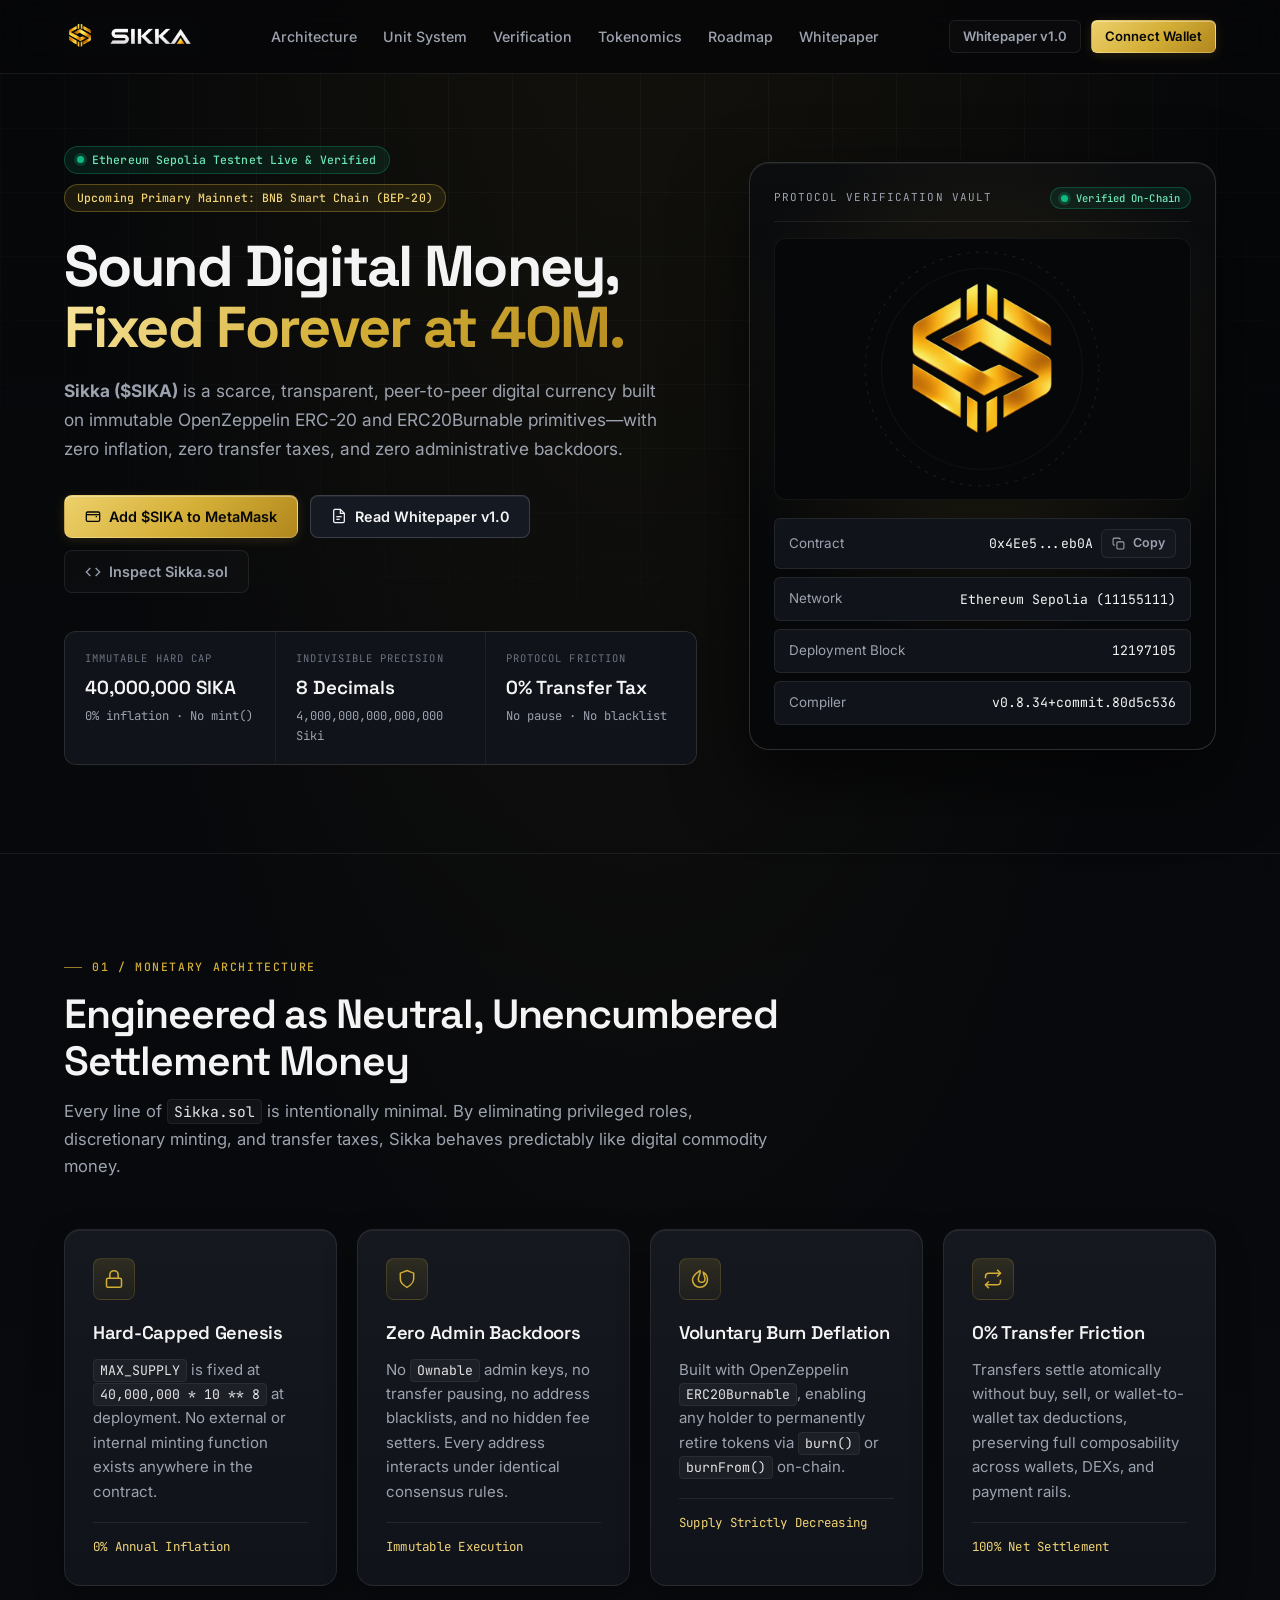
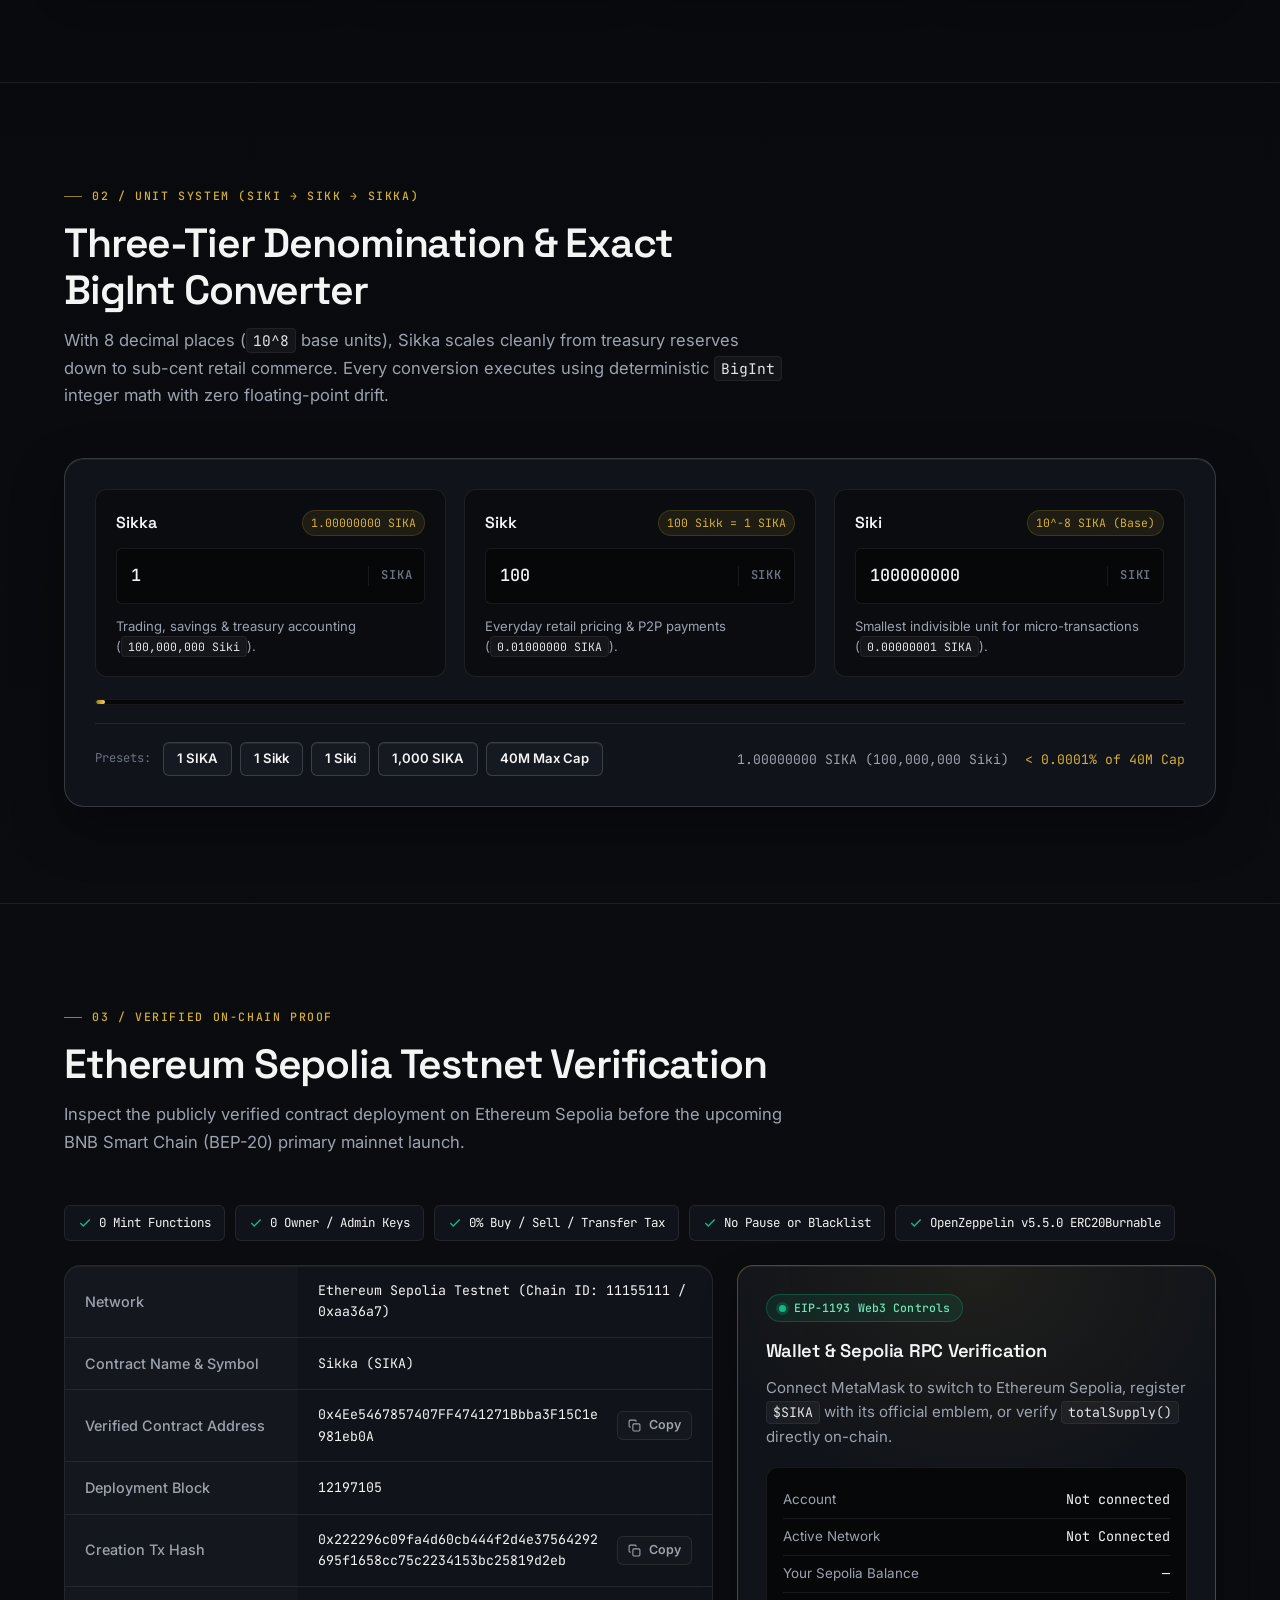
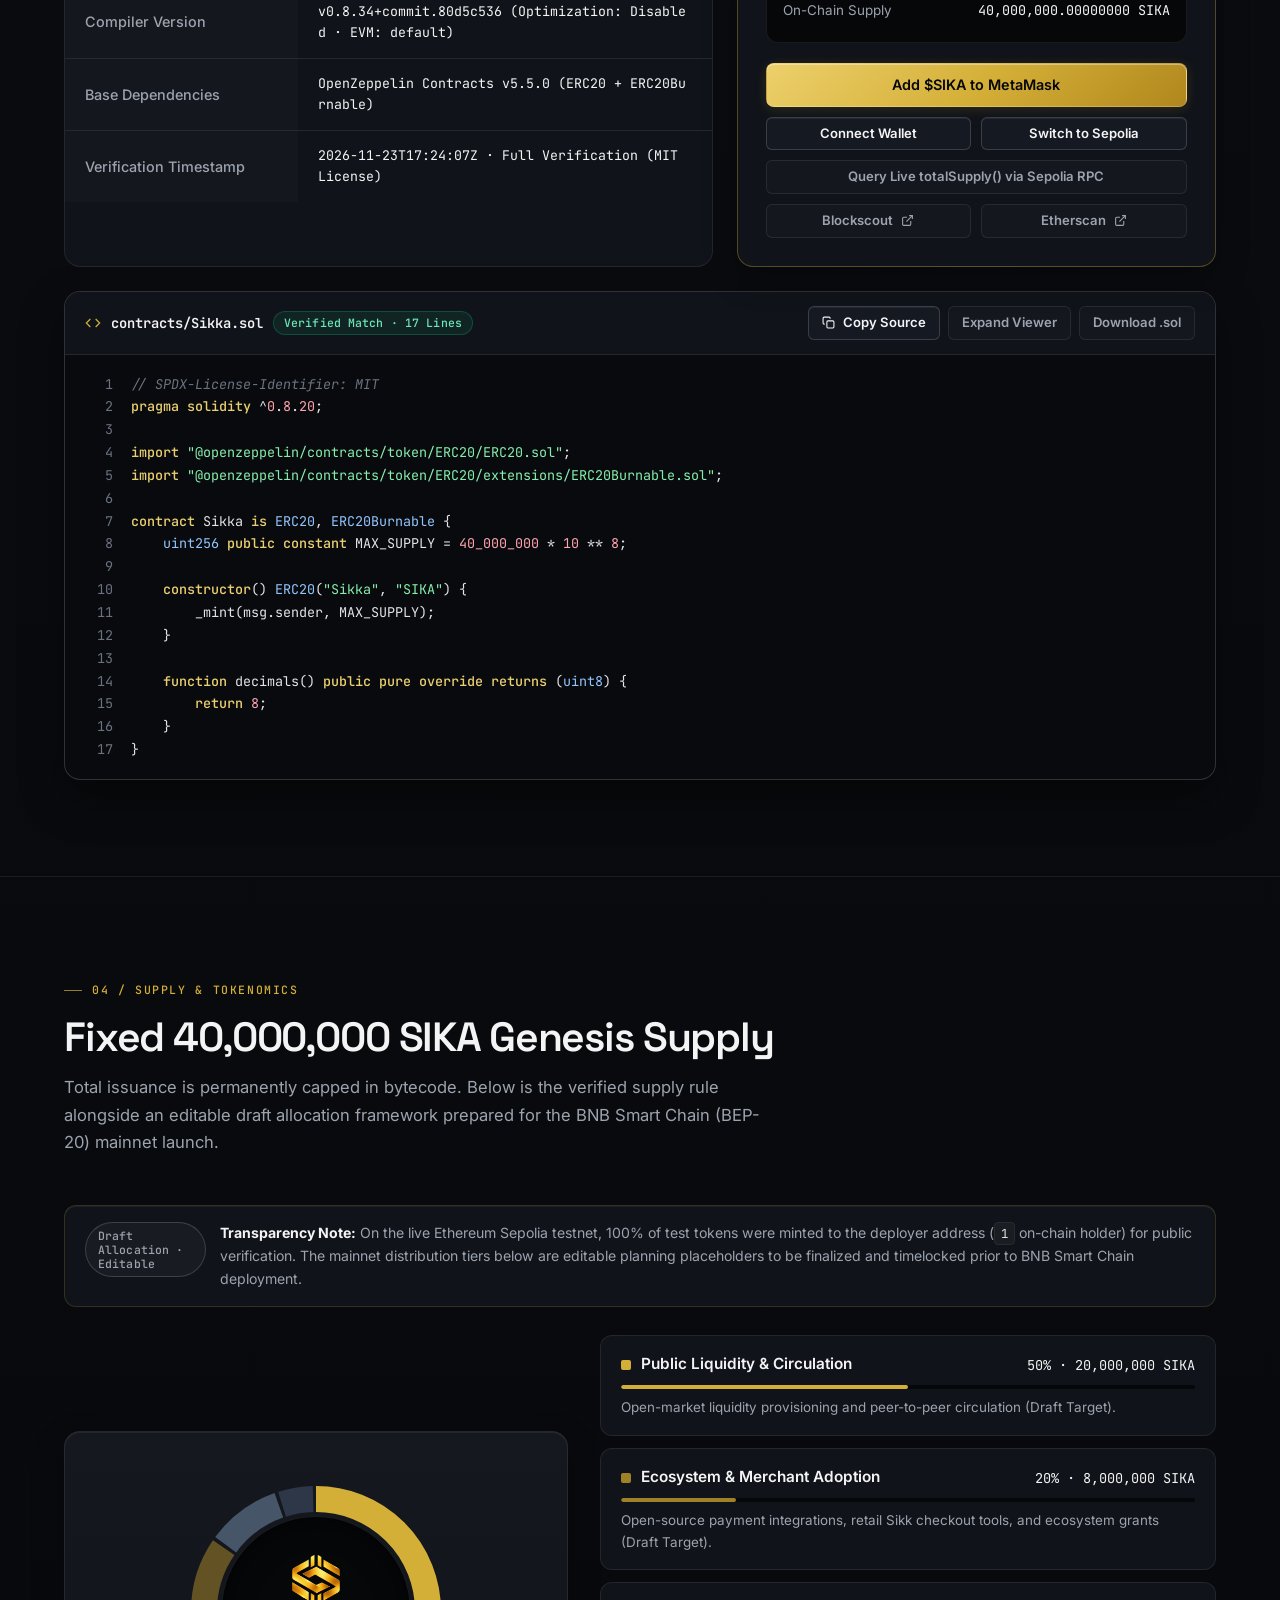
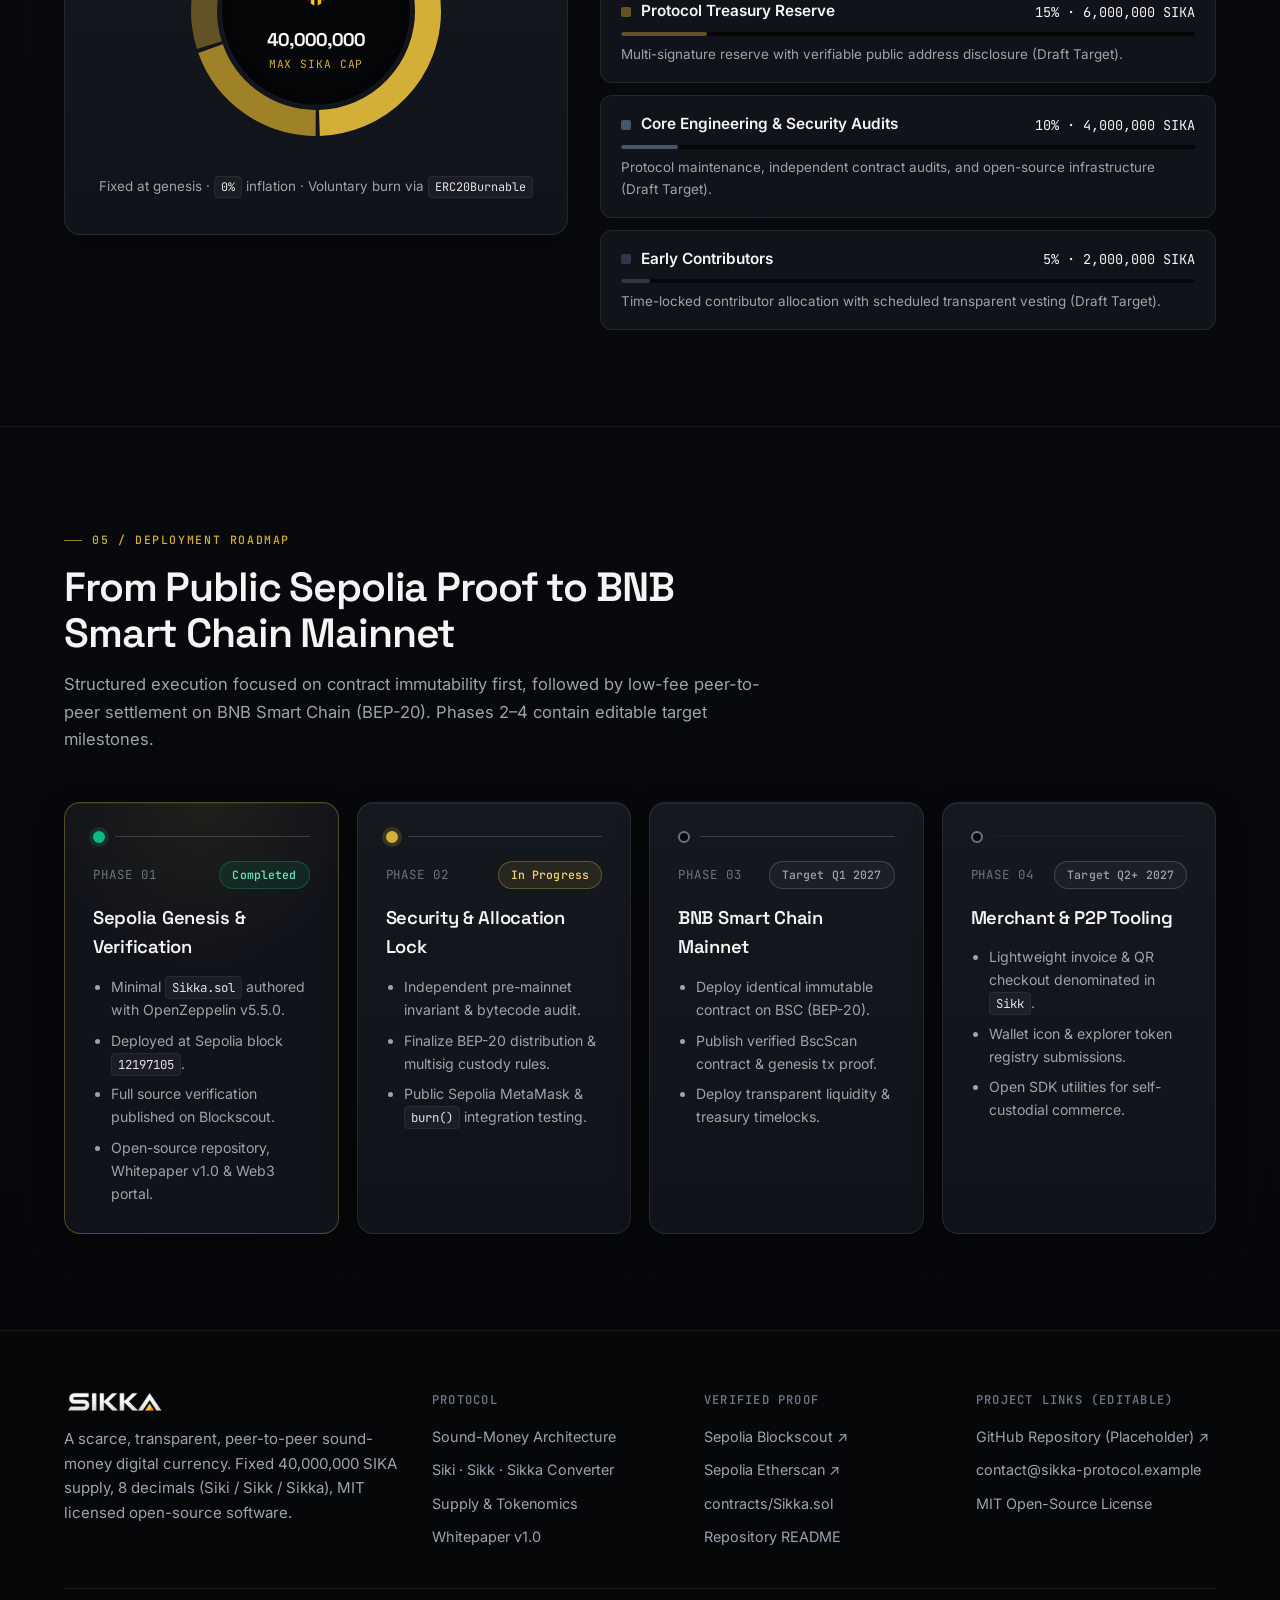
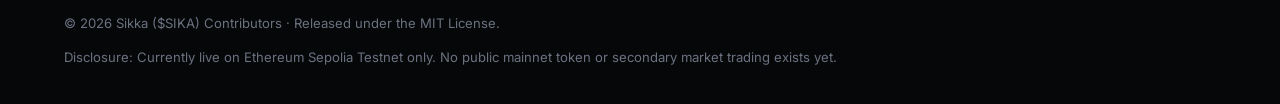
<file: index.html>
<!DOCTYPE html>
<html lang="en">
<head>
  <meta charset="UTF-8" />
  <meta name="viewport" content="width=device-width, initial-scale=1.0" />
  <title>SIKKA ($SIKA) — Scarce, Transparent, Peer-to-Peer Digital Currency</title>
  <meta
    name="description"
    content="Sikka ($SIKA) is a scarce, transparent, peer-to-peer sound-money digital currency with an immutable 40,000,000 SIKA hard cap, 8 decimals (Siki/Sikk/Sikka), and verified public Ethereum Sepolia contract."
  />
  <meta name="theme-color" content="#060709" />
  <link rel="icon" type="image/jpeg" href="./assets/1000278374.jpg" />

  <!-- Institutional Typography: Space Grotesk, Inter, JetBrains Mono -->
  <link rel="preconnect" href="https://fonts.googleapis.com" />
  <link rel="preconnect" href="https://fonts.gstatic.com" crossorigin />
  <link
    href="https://fonts.googleapis.com/css2?family=Inter:wght@400;500;600;700&family=JetBrains+Mono:wght@400;500;600&family=Space+Grotesk:wght@500;600;700&display=swap"
    rel="stylesheet"
  />

  <link rel="stylesheet" href="./css/styles.css" />
</head>
<body>
  <div class="bg-grid-veil" aria-hidden="true"></div>

  <!-- ======================================================================
       Header Navigation
       ====================================================================== -->
  <header class="site-header">
    <div class="container nav-inner">
      <a href="./index.html" class="brand-lockup" aria-label="SIKKA Home">
        <img
          src="./assets/1000278374.jpg"
          alt="Sikka Hexagonal Emblem"
          class="logo-blend brand-emblem"
          width="32"
          height="32"
          onerror="this.style.display='none';if(this.nextElementSibling){this.nextElementSibling.style.display='inline-flex';}"
        />
        <span class="logo-fallback brand-emblem" aria-hidden="true">
          <svg viewBox="0 0 64 64" width="32" height="32" fill="none">
            <polygon points="32,4 58,19 58,45 32,60 6,45 6,19" stroke="#D4AF37" stroke-width="4" fill="#060709" />
            <path d="M42 22H26L20 26L44 38L38 42H22" stroke="#D4AF37" stroke-width="4.5" stroke-linecap="square" />
          </svg>
        </span>

        <img
          src="./assets/1000278467.png"
          alt="SIKKA"
          class="logo-blend brand-wordmark"
          width="87"
          height="19"
          onerror="this.style.display='none';if(this.nextElementSibling){this.nextElementSibling.style.display='inline-flex';}"
        />
        <span class="logo-fallback mono text-gold" style="font-weight:700;letter-spacing:0.14em;font-size:0.95rem;" aria-hidden="true">
          SIKKA
        </span>
      </a>

      <nav class="nav-links" aria-label="Primary">
        <a href="#architecture" class="nav-link">Architecture</a>
        <a href="#denominations" class="nav-link">Unit System</a>
        <a href="#contract" class="nav-link">Verification</a>
        <a href="#tokenomics" class="nav-link">Tokenomics</a>
        <a href="#roadmap" class="nav-link">Roadmap</a>
        <a href="./whitepaper.html" class="nav-link">Whitepaper</a>
      </nav>

      <div class="nav-actions">
        <span class="wallet-pill" data-wallet-pill hidden></span>
        <a href="./whitepaper.html" class="btn btn-ghost btn-sm btn-whitepaper-desktop">Whitepaper v1.0</a>
        <button type="button" class="btn btn-primary btn-sm btn-connect-desktop" data-connect-wallet>
          Connect Wallet
        </button>
        <button
          type="button"
          id="nav-toggle"
          class="nav-toggle"
          aria-label="Toggle navigation menu"
          aria-expanded="false"
          aria-controls="mobile-nav"
        >
          <svg width="20" height="20" viewBox="0 0 24 24" fill="none" stroke="currentColor" stroke-width="2">
            <line x1="3" y1="6" x2="21" y2="6" />
            <line x1="3" y1="12" x2="21" y2="12" />
            <line x1="3" y1="18" x2="21" y2="18" />
          </svg>
        </button>
      </div>
    </div>
  </header>

  <!-- Mobile Navigation Drawer -->
  <div id="mobile-nav" class="mobile-nav" aria-label="Mobile Navigation">
    <a href="#architecture" class="mobile-nav-link">Sound-Money Architecture</a>
    <a href="#denominations" class="mobile-nav-link">Unit System &amp; Converter</a>
    <a href="#contract" class="mobile-nav-link">Sepolia Contract Verification</a>
    <a href="#tokenomics" class="mobile-nav-link">Supply &amp; Tokenomics</a>
    <a href="#roadmap" class="mobile-nav-link">Deployment Roadmap</a>
    <a href="./whitepaper.html" class="mobile-nav-link">Whitepaper v1.0</a>
    <div class="mobile-nav-actions">
      <button type="button" class="btn btn-primary" data-connect-wallet>Connect Wallet</button>
      <button type="button" class="btn btn-secondary" data-add-sika>Add $SIKA to MetaMask</button>
    </div>
  </div>

  <main>
    <!-- ====================================================================
         Hero Section
         ==================================================================== -->
    <section class="hero">
      <div class="container hero-grid">
        <div>
          <div class="hero-badges">
            <span class="badge badge--live">
              <span class="status-dot" aria-hidden="true"></span>
              Ethereum Sepolia Testnet Live &amp; Verified
            </span>
            <span class="badge badge--gold">
              Upcoming Primary Mainnet: BNB Smart Chain (BEP-20)
            </span>
          </div>

          <h1 class="hero-title">
            Sound Digital Money,<br />
            <span class="hero-title-accent">Fixed Forever at 40M.</span>
          </h1>

          <p class="hero-subtitle">
            <strong>Sikka ($SIKA)</strong> is a scarce, transparent, peer-to-peer digital currency
            built on immutable OpenZeppelin ERC-20 and ERC20Burnable primitives—with zero inflation,
            zero transfer taxes, and zero administrative backdoors.
          </p>

          <div class="hero-cta">
            <button type="button" class="btn btn-primary" data-add-sika>
              <svg width="16" height="16" viewBox="0 0 24 24" fill="none" stroke="currentColor" stroke-width="2" aria-hidden="true">
                <rect x="2" y="6" width="20" height="14" rx="2" />
                <path d="M16 13h2" />
                <path d="M2 10h20" />
              </svg>
              Add $SIKA to MetaMask
            </button>
            <a href="./whitepaper.html" class="btn btn-secondary">
              <svg width="16" height="16" viewBox="0 0 24 24" fill="none" stroke="currentColor" stroke-width="1.9" aria-hidden="true">
                <path d="M14 2H6a2 2 0 0 0-2 2v16a2 2 0 0 0 2 2h12a2 2 0 0 0 2-2V8z" />
                <polyline points="14 2 14 8 20 8" />
                <line x1="8" y1="13" x2="16" y2="13" />
                <line x1="8" y1="17" x2="13" y2="17" />
              </svg>
              Read Whitepaper v1.0
            </a>
            <button type="button" class="btn btn-ghost" data-open-contract-modal>
              <svg width="16" height="16" viewBox="0 0 24 24" fill="none" stroke="currentColor" stroke-width="1.9" aria-hidden="true">
                <polyline points="16 18 22 12 16 6" />
                <polyline points="8 6 2 12 8 18" />
              </svg>
              Inspect Sikka.sol
            </button>
          </div>

          <div class="hero-metrics" role="region" aria-label="Core Monetary Parameters">
            <div class="hero-metric">
              <div class="hero-metric-label">Immutable Hard Cap</div>
              <div class="hero-metric-value">40,000,000 SIKA</div>
              <div class="hero-metric-sub">0% inflation · No mint()</div>
            </div>
            <div class="hero-metric">
              <div class="hero-metric-label">Indivisible Precision</div>
              <div class="hero-metric-value">8 Decimals</div>
              <div class="hero-metric-sub">4,000,000,000,000,000 Siki</div>
            </div>
            <div class="hero-metric">
              <div class="hero-metric-label">Protocol Friction</div>
              <div class="hero-metric-value">0% Transfer Tax</div>
              <div class="hero-metric-sub">No pause · No blacklist</div>
            </div>
          </div>
        </div>

        <!-- Right Showcase: Vault Emblem & On-Chain Proof Summary -->
        <aside class="hero-showcase" aria-label="Verified Sepolia Contract Summary">
          <div class="showcase-header">
            <span class="showcase-tag">Protocol Verification Vault</span>
            <span class="badge badge--live" style="padding:4px 10px;font-size:10.5px;">
              <span class="status-dot" aria-hidden="true"></span>
              Verified On-Chain
            </span>
          </div>

          <div class="emblem-stage">
            <svg class="emblem-dial" viewBox="0 0 240 240" fill="none" aria-hidden="true">
              <circle cx="120" cy="120" r="114" stroke="rgba(212, 175, 55, 0.22)" stroke-width="1" stroke-dasharray="3 6" />
              <circle cx="120" cy="120" r="98" stroke="rgba(255, 255, 255, 0.07)" stroke-width="1" />
            </svg>
            <img
              src="./assets/1000278374.jpg"
              alt="Sikka Gold Hexagonal S Emblem"
              class="logo-blend hero-emblem-img"
              width="204"
              height="204"
              onerror="this.style.display='none';if(this.nextElementSibling){this.nextElementSibling.style.display='inline-flex';}"
            />
            <span class="logo-fallback" style="width:204px;height:204px;" aria-hidden="true">
              <svg viewBox="0 0 120 120" width="180" height="180" fill="none">
                <polygon points="60,8 108,35 108,85 60,112 12,85 12,35" stroke="#D4AF37" stroke-width="5" fill="#060709" />
                <path d="M82 40H44L32 48L88 72L76 80H38" stroke="#D4AF37" stroke-width="7" stroke-linecap="square" />
              </svg>
            </span>
          </div>

          <div class="showcase-ledger">
            <div class="ledger-row">
              <span class="ledger-key">Contract</span>
              <span class="ledger-val">
                <span>0x4Ee5...eb0A</span>
                <button
                  type="button"
                  class="btn btn-ghost btn-icon"
                  data-copy="0x4Ee5467857407FF4741271Bbba3F15C1e981eb0A"
                  aria-label="Copy contract address"
                >
                  <svg class="icon-copy" width="13" height="13" viewBox="0 0 24 24" fill="none" stroke="currentColor" stroke-width="2" aria-hidden="true">
                    <rect x="9" y="9" width="13" height="13" rx="2" />
                    <path d="M5 15H4a2 2 0 0 1-2-2V4a2 2 0 0 1 2-2h9a2 2 0 0 1 2 2v1" />
                  </svg>
                  <svg class="icon-check" width="13" height="13" viewBox="0 0 24 24" fill="none" stroke="currentColor" stroke-width="2.4" aria-hidden="true">
                    <polyline points="20 6 9 17 4 12" />
                  </svg>
                  <span data-copy-label>Copy</span>
                </button>
              </span>
            </div>
            <div class="ledger-row">
              <span class="ledger-key">Network</span>
              <span class="ledger-val">Ethereum Sepolia (11155111)</span>
            </div>
            <div class="ledger-row">
              <span class="ledger-key">Deployment Block</span>
              <span class="ledger-val">12197105</span>
            </div>
            <div class="ledger-row">
              <span class="ledger-key">Compiler</span>
              <span class="ledger-val">v0.8.34+commit.80d5c536</span>
            </div>
          </div>
        </aside>
      </div>
    </section>

    <!-- ====================================================================
         Sound-Money Architecture Pillars
         ==================================================================== -->
    <section id="architecture" class="section">
      <div class="container">
        <div class="section-header">
          <span class="eyebrow">01 / Monetary Architecture</span>
          <h2 class="section-title">Engineered as Neutral, Unencumbered Settlement Money</h2>
          <p class="section-desc">
            Every line of <code>Sikka.sol</code> is intentionally minimal. By eliminating privileged
            roles, discretionary minting, and transfer taxes, Sikka behaves predictably like digital
            commodity money.
          </p>
        </div>

        <div class="grid-4">
          <article class="card card--interactive">
            <div class="pillar-icon" aria-hidden="true">
              <svg width="20" height="20" viewBox="0 0 24 24" fill="none" stroke="currentColor" stroke-width="1.8">
                <rect x="3" y="11" width="18" height="11" rx="2" />
                <path d="M7 11V7a5 5 0 0 1 10 0v4" />
              </svg>
            </div>
            <h3 class="card-title">Hard-Capped Genesis</h3>
            <p class="card-text">
              <code>MAX_SUPPLY</code> is fixed at <code>40,000,000 * 10 ** 8</code> at deployment.
              No external or internal minting function exists anywhere in the contract.
            </p>
            <div class="pillar-stat">0% Annual Inflation</div>
          </article>

          <article class="card card--interactive">
            <div class="pillar-icon" aria-hidden="true">
              <svg width="20" height="20" viewBox="0 0 24 24" fill="none" stroke="currentColor" stroke-width="1.8">
                <path d="M12 22s8-4 8-10V5l-8-3-8 3v7c0 6 8 10 8 10z" />
              </svg>
            </div>
            <h3 class="card-title">Zero Admin Backdoors</h3>
            <p class="card-text">
              No <code>Ownable</code> admin keys, no transfer pausing, no address blacklists, and no
              hidden fee setters. Every address interacts under identical consensus rules.
            </p>
            <div class="pillar-stat">Immutable Execution</div>
          </article>

          <article class="card card--interactive">
            <div class="pillar-icon" aria-hidden="true">
              <svg width="20" height="20" viewBox="0 0 24 24" fill="none" stroke="currentColor" stroke-width="1.8">
                <path d="M12 2c1 4-2 6-2 10a4 4 0 0 0 8 0c0-3-2-5-2-8 2 1 5 4 5 9a9 9 0 1 1-18 0c0-4 3-7 9-11z" />
              </svg>
            </div>
            <h3 class="card-title">Voluntary Burn Deflation</h3>
            <p class="card-text">
              Built with OpenZeppelin <code>ERC20Burnable</code>, enabling any holder to permanently
              retire tokens via <code>burn()</code> or <code>burnFrom()</code> on-chain.
            </p>
            <div class="pillar-stat">Supply Strictly Decreasing</div>
          </article>

          <article class="card card--interactive">
            <div class="pillar-icon" aria-hidden="true">
              <svg width="20" height="20" viewBox="0 0 24 24" fill="none" stroke="currentColor" stroke-width="1.8">
                <path d="M17 1l4 4-4 4" />
                <path d="M3 11V9a4 4 0 0 1 4-4h14" />
                <path d="M7 23l-4-4 4-4" />
                <path d="M21 13v2a4 4 0 0 1-4 4H3" />
              </svg>
            </div>
            <h3 class="card-title">0% Transfer Friction</h3>
            <p class="card-text">
              Transfers settle atomically without buy, sell, or wallet-to-wallet tax deductions,
              preserving full composability across wallets, DEXs, and payment rails.
            </p>
            <div class="pillar-stat">100% Net Settlement</div>
          </article>
        </div>
      </div>
    </section>

    <!-- ====================================================================
         Denomination System & Exact BigInt Unit Converter
         ==================================================================== -->
    <section id="denominations" class="section">
      <div class="container">
        <div class="section-header">
          <span class="eyebrow">02 / Unit System (Siki → Sikk → Sikka)</span>
          <h2 class="section-title">Three-Tier Denomination &amp; Exact BigInt Converter</h2>
          <p class="section-desc">
            With 8 decimal places (<code>10^8</code> base units), Sikka scales cleanly from treasury
            reserves down to sub-cent retail commerce. Every conversion executes using deterministic
            <code>BigInt</code> integer math with zero floating-point drift.
          </p>
        </div>

        <div class="converter-shell">
          <div class="converter-grid">
            <div class="unit-box">
              <div class="unit-header">
                <label for="input-sikka" class="unit-name">Sikka</label>
                <span class="unit-ratio">1.00000000 SIKA</span>
              </div>
              <div class="unit-input-wrap">
                <input
                  id="input-sikka"
                  type="text"
                  inputmode="decimal"
                  class="unit-input"
                  data-unit-input="sikka"
                  value="1"
                  autocomplete="off"
                  spellcheck="false"
                  aria-label="Amount in Sikka (SIKA)"
                />
                <span class="unit-ticker">SIKA</span>
              </div>
              <p class="unit-usecase">
                Trading, savings &amp; treasury accounting (<code>100,000,000 Siki</code>).
              </p>
            </div>

            <div class="unit-box">
              <div class="unit-header">
                <label for="input-sikk" class="unit-name">Sikk</label>
                <span class="unit-ratio">100 Sikk = 1 SIKA</span>
              </div>
              <div class="unit-input-wrap">
                <input
                  id="input-sikk"
                  type="text"
                  inputmode="decimal"
                  class="unit-input"
                  data-unit-input="sikk"
                  value="100"
                  autocomplete="off"
                  spellcheck="false"
                  aria-label="Amount in Sikk"
                />
                <span class="unit-ticker">SIKK</span>
              </div>
              <p class="unit-usecase">
                Everyday retail pricing &amp; P2P payments (<code>0.01000000 SIKA</code>).
              </p>
            </div>

            <div class="unit-box">
              <div class="unit-header">
                <label for="input-siki" class="unit-name">Siki</label>
                <span class="unit-ratio">10^-8 SIKA (Base)</span>
              </div>
              <div class="unit-input-wrap">
                <input
                  id="input-siki"
                  type="text"
                  inputmode="numeric"
                  class="unit-input"
                  data-unit-input="siki"
                  value="100000000"
                  autocomplete="off"
                  spellcheck="false"
                  aria-label="Amount in Siki"
                />
                <span class="unit-ticker">SIKI</span>
              </div>
              <p class="unit-usecase">
                Smallest indivisible unit for micro-transactions (<code>0.00000001 SIKA</code>).
              </p>
            </div>
          </div>

          <div class="cap-gauge-wrap" aria-hidden="true">
            <div class="cap-gauge-track">
              <div id="converter-cap-bar" class="cap-gauge-fill"></div>
            </div>
          </div>

          <div class="converter-toolbar">
            <div class="preset-group" aria-label="Unit Presets">
              <span class="preset-label">Presets:</span>
              <button type="button" class="btn btn-secondary btn-sm" data-unit-preset="100000000">1 SIKA</button>
              <button type="button" class="btn btn-secondary btn-sm" data-unit-preset="1000000">1 Sikk</button>
              <button type="button" class="btn btn-secondary btn-sm" data-unit-preset="1">1 Siki</button>
              <button type="button" class="btn btn-secondary btn-sm" data-unit-preset="100000000000">1,000 SIKA</button>
              <button type="button" class="btn btn-secondary btn-sm" data-unit-preset="4000000000000000">40M Max Cap</button>
            </div>

            <div class="converter-meta">
              <span id="converter-exact-readout">1.00000000 SIKA (100,000,000 Siki)</span>
              <span class="text-gold" id="converter-share-readout">0.0000% of 40M Cap</span>
            </div>
          </div>

          <div id="converter-feedback" class="converter-feedback" role="alert" hidden></div>
        </div>
      </div>
    </section>

    <!-- ====================================================================
         Verified Public Testnet Contract & Web3 Panel
         ==================================================================== -->
    <section id="contract" class="section">
      <div class="container">
        <div class="section-header">
          <span class="eyebrow">03 / Verified On-Chain Proof</span>
          <h2 class="section-title">Ethereum Sepolia Testnet Verification</h2>
          <p class="section-desc">
            Inspect the publicly verified contract deployment on Ethereum Sepolia before the
            upcoming BNB Smart Chain (BEP-20) primary mainnet launch.
          </p>
        </div>

        <div class="invariant-strip" aria-label="Verified Smart Contract Guarantees">
          <span class="invariant-pill">
            <svg width="14" height="14" viewBox="0 0 24 24" fill="none" stroke="currentColor" stroke-width="2.4" aria-hidden="true"><polyline points="20 6 9 17 4 12" /></svg>
            0 Mint Functions
          </span>
          <span class="invariant-pill">
            <svg width="14" height="14" viewBox="0 0 24 24" fill="none" stroke="currentColor" stroke-width="2.4" aria-hidden="true"><polyline points="20 6 9 17 4 12" /></svg>
            0 Owner / Admin Keys
          </span>
          <span class="invariant-pill">
            <svg width="14" height="14" viewBox="0 0 24 24" fill="none" stroke="currentColor" stroke-width="2.4" aria-hidden="true"><polyline points="20 6 9 17 4 12" /></svg>
            0% Buy / Sell / Transfer Tax
          </span>
          <span class="invariant-pill">
            <svg width="14" height="14" viewBox="0 0 24 24" fill="none" stroke="currentColor" stroke-width="2.4" aria-hidden="true"><polyline points="20 6 9 17 4 12" /></svg>
            No Pause or Blacklist
          </span>
          <span class="invariant-pill">
            <svg width="14" height="14" viewBox="0 0 24 24" fill="none" stroke="currentColor" stroke-width="2.4" aria-hidden="true"><polyline points="20 6 9 17 4 12" /></svg>
            OpenZeppelin v5.5.0 ERC20Burnable
          </span>
        </div>

        <div class="contract-layout">
          <div class="spec-table-wrap">
            <table class="spec-table" aria-label="Verified Sepolia Contract Specifications">
              <tbody>
                <tr>
                  <th scope="row">Network</th>
                  <td>Ethereum Sepolia Testnet (Chain ID: 11155111 / 0xaa36a7)</td>
                </tr>
                <tr>
                  <th scope="row">Contract Name &amp; Symbol</th>
                  <td>Sikka (SIKA)</td>
                </tr>
                <tr>
                  <th scope="row">Verified Contract Address</th>
                  <td>
                    <div class="inline-copy-row">
                      <span>0x4Ee5467857407FF4741271Bbba3F15C1e981eb0A</span>
                      <button
                        type="button"
                        class="btn btn-ghost btn-icon"
                        data-copy="0x4Ee5467857407FF4741271Bbba3F15C1e981eb0A"
                      >
                        <svg class="icon-copy" width="13" height="13" viewBox="0 0 24 24" fill="none" stroke="currentColor" stroke-width="2" aria-hidden="true">
                          <rect x="9" y="9" width="13" height="13" rx="2" />
                          <path d="M5 15H4a2 2 0 0 1-2-2V4a2 2 0 0 1 2-2h9a2 2 0 0 1 2 2v1" />
                        </svg>
                        <svg class="icon-check" width="13" height="13" viewBox="0 0 24 24" fill="none" stroke="currentColor" stroke-width="2.4" aria-hidden="true">
                          <polyline points="20 6 9 17 4 12" />
                        </svg>
                        <span data-copy-label>Copy</span>
                      </button>
                    </div>
                  </td>
                </tr>
                <tr>
                  <th scope="row">Deployment Block</th>
                  <td>12197105</td>
                </tr>
                <tr>
                  <th scope="row">Creation Tx Hash</th>
                  <td>
                    <div class="inline-copy-row">
                      <span>0x222296c09fa4d60cb444f2d4e37564292695f1658cc75c2234153bc25819d2eb</span>
                      <button
                        type="button"
                        class="btn btn-ghost btn-icon"
                        data-copy="0x222296c09fa4d60cb444f2d4e37564292695f1658cc75c2234153bc25819d2eb"
                      >
                        <svg class="icon-copy" width="13" height="13" viewBox="0 0 24 24" fill="none" stroke="currentColor" stroke-width="2" aria-hidden="true">
                          <rect x="9" y="9" width="13" height="13" rx="2" />
                          <path d="M5 15H4a2 2 0 0 1-2-2V4a2 2 0 0 1 2-2h9a2 2 0 0 1 2 2v1" />
                        </svg>
                        <svg class="icon-check" width="13" height="13" viewBox="0 0 24 24" fill="none" stroke="currentColor" stroke-width="2.4" aria-hidden="true">
                          <polyline points="20 6 9 17 4 12" />
                        </svg>
                        <span data-copy-label>Copy</span>
                      </button>
                    </div>
                  </td>
                </tr>
                <tr>
                  <th scope="row">Compiler Version</th>
                  <td>v0.8.34+commit.80d5c536 (Optimization: Disabled · EVM: default)</td>
                </tr>
                <tr>
                  <th scope="row">Base Dependencies</th>
                  <td>OpenZeppelin Contracts v5.5.0 (ERC20 + ERC20Burnable)</td>
                </tr>
                <tr>
                  <th scope="row">Verification Timestamp</th>
                  <td>2026-11-23T17:24:07Z · Full Verification (MIT License)</td>
                </tr>
              </tbody>
            </table>
          </div>

          <aside class="card card--gold web3-panel">
            <div>
              <span class="badge badge--live" style="margin-bottom:14px;">
                <span class="status-dot" aria-hidden="true"></span>
                EIP-1193 Web3 Controls
              </span>
              <h3 class="card-title">Wallet &amp; Sepolia RPC Verification</h3>
              <p class="card-text" style="margin-bottom:18px;">
                Connect MetaMask to switch to Ethereum Sepolia, register <code>$SIKA</code> with
                its official emblem, or verify <code>totalSupply()</code> directly on-chain.
              </p>

              <div class="web3-status-box">
                <div class="web3-status-line">
                  <span class="text-muted">Account</span>
                  <span id="web3-account-status" class="mono">Not connected</span>
                </div>
                <div class="web3-status-line">
                  <span class="text-muted">Active Network</span>
                  <span id="web3-network-status" class="mono">Not Connected</span>
                </div>
                <div class="web3-status-line">
                  <span class="text-muted">Your Sepolia Balance</span>
                  <span id="web3-balance-status" class="mono tabular">—</span>
                </div>
                <div class="web3-status-line">
                  <span class="text-muted">On-Chain Supply</span>
                  <span id="live-supply-readout" class="mono tabular">40,000,000.00000000 SIKA</span>
                </div>
              </div>
            </div>

            <div class="web3-actions">
              <button type="button" class="btn btn-primary" data-add-sika>
                Add $SIKA to MetaMask
              </button>
              <div class="grid-2" style="gap:10px;">
                <button type="button" class="btn btn-secondary btn-sm" data-connect-wallet>
                  Connect Wallet
                </button>
                <button type="button" class="btn btn-secondary btn-sm" data-switch-sepolia>
                  Switch to Sepolia
                </button>
              </div>
              <button type="button" class="btn btn-ghost btn-sm" data-verify-supply>
                Query Live totalSupply() via Sepolia RPC
              </button>
              <div class="grid-2" style="gap:10px;">
                <a
                  href="https://eth-sepolia.blockscout.com/address/0x4Ee5467857407FF4741271Bbba3F15C1e981eb0A"
                  target="_blank"
                  rel="noopener noreferrer"
                  class="btn btn-ghost btn-sm"
                >
                  Blockscout
                  <svg width="13" height="13" viewBox="0 0 24 24" fill="none" stroke="currentColor" stroke-width="2" aria-hidden="true">
                    <path d="M18 13v6a2 2 0 0 1-2 2H5a2 2 0 0 1-2-2V8a2 2 0 0 1 2-2h6" />
                    <polyline points="15 3 21 3 21 9" />
                    <line x1="10" y1="14" x2="21" y2="3" />
                  </svg>
                </a>
                <a
                  href="https://sepolia.etherscan.io/address/0x4ee5467857407ff4741271bbba3f15c1e981eb0a"
                  target="_blank"
                  rel="noopener noreferrer"
                  class="btn btn-ghost btn-sm"
                >
                  Etherscan
                  <svg width="13" height="13" viewBox="0 0 24 24" fill="none" stroke="currentColor" stroke-width="2" aria-hidden="true">
                    <path d="M18 13v6a2 2 0 0 1-2 2H5a2 2 0 0 1-2-2V8a2 2 0 0 1 2-2h6" />
                    <polyline points="15 3 21 3 21 9" />
                    <line x1="10" y1="14" x2="21" y2="3" />
                  </svg>
                </a>
              </div>
            </div>
          </aside>
        </div>

        <!-- Inline Contract Source Preview -->
        <div class="source-preview">
          <div class="source-preview-bar">
            <div class="source-preview-meta">
              <svg width="16" height="16" viewBox="0 0 24 24" fill="none" stroke="#D4AF37" stroke-width="1.8" aria-hidden="true">
                <polyline points="16 18 22 12 16 6" />
                <polyline points="8 6 2 12 8 18" />
              </svg>
              <span class="mono" style="font-size:0.86rem;font-weight:600;">contracts/Sikka.sol</span>
              <span class="badge badge--live" style="padding:4px 10px;">Verified Match · 17 Lines</span>
            </div>
            <div style="display:flex;gap:8px;flex-wrap:wrap;">
              <button type="button" class="btn btn-secondary btn-sm" data-copy-source>
                <svg class="icon-copy" width="13" height="13" viewBox="0 0 24 24" fill="none" stroke="currentColor" stroke-width="2" aria-hidden="true">
                  <rect x="9" y="9" width="13" height="13" rx="2" />
                  <path d="M5 15H4a2 2 0 0 1-2-2V4a2 2 0 0 1 2-2h9a2 2 0 0 1 2 2v1" />
                </svg>
                <svg class="icon-check" width="13" height="13" viewBox="0 0 24 24" fill="none" stroke="currentColor" stroke-width="2.4" aria-hidden="true">
                  <polyline points="20 6 9 17 4 12" />
                </svg>
                <span data-copy-label>Copy Source</span>
              </button>
              <button type="button" class="btn btn-ghost btn-sm" data-open-contract-modal>
                Expand Viewer
              </button>
              <a href="./contracts/Sikka.sol" download="Sikka.sol" class="btn btn-ghost btn-sm">
                Download .sol
              </a>
            </div>
          </div>
          <pre id="inline-contract-code" class="code-block" aria-label="Sikka.sol verified source code"></pre>
        </div>
      </div>
    </section>

    <!-- ====================================================================
         Tokenomics & Supply Framework
         ==================================================================== -->
    <section id="tokenomics" class="section">
      <div class="container">
        <div class="section-header">
          <span class="eyebrow">04 / Supply &amp; Tokenomics</span>
          <h2 class="section-title">Fixed 40,000,000 SIKA Genesis Supply</h2>
          <p class="section-desc">
            Total issuance is permanently capped in bytecode. Below is the verified supply rule
            alongside an editable draft allocation framework prepared for the BNB Smart Chain
            (BEP-20) mainnet launch.
          </p>
        </div>

        <div class="notice-banner" style="margin-bottom:28px;">
          <span class="badge badge--draft">Draft Allocation · Editable</span>
          <div>
            <strong>Transparency Note:</strong> On the live Ethereum Sepolia testnet, 100% of test
            tokens were minted to the deployer address (<code>1</code> on-chain holder) for public
            verification. The mainnet distribution tiers below are editable planning placeholders to
            be finalized and timelocked prior to BNB Smart Chain deployment.
          </div>
        </div>

        <div class="tokenomics-grid">
          <div class="card donut-card">
            <div class="donut-stage" role="img" aria-label="Sikka draft allocation ring chart totaling 40,000,000 SIKA">
              <!-- Circumference for r=112 is ~703.7168 -->
              <svg id="tokenomics-svg" class="donut-svg" viewBox="0 0 286 286">
                <!-- 50% (351.86) -->
                <circle class="donut-segment" data-alloc-index="0" cx="143" cy="143" r="112" stroke="#D4AF37" stroke-dasharray="348 703.72" stroke-dashoffset="0" />
                <!-- 20% (140.74) -->
                <circle class="donut-segment" data-alloc-index="1" cx="143" cy="143" r="112" stroke="#9F8228" stroke-dasharray="137 703.72" stroke-dashoffset="-351.86" />
                <!-- 15% (105.56) -->
                <circle class="donut-segment" data-alloc-index="2" cx="143" cy="143" r="112" stroke="#625224" stroke-dasharray="102 703.72" stroke-dashoffset="-492.60" />
                <!-- 10% (70.37) -->
                <circle class="donut-segment" data-alloc-index="3" cx="143" cy="143" r="112" stroke="#475569" stroke-dasharray="67 703.72" stroke-dashoffset="-598.16" />
                <!-- 5% (35.19) -->
                <circle class="donut-segment" data-alloc-index="4" cx="143" cy="143" r="112" stroke="#2D3748" stroke-dasharray="31.5 703.72" stroke-dashoffset="-668.53" />
              </svg>

              <div class="donut-center">
                <img
                  src="./assets/1000278374.jpg"
                  alt="Sikka Emblem"
                  class="logo-blend donut-badge-img"
                  width="70"
                  height="70"
                  onerror="this.style.display='none';if(this.nextElementSibling){this.nextElementSibling.style.display='inline-flex';}"
                />
                <span class="logo-fallback" style="width:64px;height:64px;margin-bottom:6px;" aria-hidden="true">
                  <svg viewBox="0 0 64 64" width="56" height="56" fill="none">
                    <polygon points="32,4 58,19 58,45 32,60 6,45 6,19" stroke="#D4AF37" stroke-width="4" fill="#060709" />
                    <path d="M42 22H26L20 26L44 38L38 42H22" stroke="#D4AF37" stroke-width="4.5" stroke-linecap="square" />
                  </svg>
                </span>
                <div class="donut-cap-value">40,000,000</div>
                <div class="donut-cap-sub">MAX SIKA CAP</div>
              </div>
            </div>
            <p class="donut-footnote">
              Fixed at genesis · <code>0%</code> inflation · Voluntary burn via <code>ERC20Burnable</code>
            </p>
          </div>

          <div class="allocation-list">
            <div class="allocation-row" data-alloc-index="0" tabindex="0">
              <div class="allocation-top">
                <span class="allocation-name">
                  <span class="swatch" style="background:#D4AF37;"></span>
                  Public Liquidity &amp; Circulation
                </span>
                <span class="allocation-nums">50% · 20,000,000 SIKA</span>
              </div>
              <div class="allocation-bar"><div class="allocation-bar-fill" style="width:50%;background:#D4AF37;"></div></div>
              <p class="allocation-desc">
                Open-market liquidity provisioning and peer-to-peer circulation (Draft Target).
              </p>
            </div>

            <div class="allocation-row" data-alloc-index="1" tabindex="0">
              <div class="allocation-top">
                <span class="allocation-name">
                  <span class="swatch" style="background:#9F8228;"></span>
                  Ecosystem &amp; Merchant Adoption
                </span>
                <span class="allocation-nums">20% · 8,000,000 SIKA</span>
              </div>
              <div class="allocation-bar"><div class="allocation-bar-fill" style="width:20%;background:#9F8228;"></div></div>
              <p class="allocation-desc">
                Open-source payment integrations, retail Sikk checkout tools, and ecosystem grants (Draft Target).
              </p>
            </div>

            <div class="allocation-row" data-alloc-index="2" tabindex="0">
              <div class="allocation-top">
                <span class="allocation-name">
                  <span class="swatch" style="background:#625224;"></span>
                  Protocol Treasury Reserve
                </span>
                <span class="allocation-nums">15% · 6,000,000 SIKA</span>
              </div>
              <div class="allocation-bar"><div class="allocation-bar-fill" style="width:15%;background:#625224;"></div></div>
              <p class="allocation-desc">
                Multi-signature reserve with verifiable public address disclosure (Draft Target).
              </p>
            </div>

            <div class="allocation-row" data-alloc-index="3" tabindex="0">
              <div class="allocation-top">
                <span class="allocation-name">
                  <span class="swatch" style="background:#475569;"></span>
                  Core Engineering &amp; Security Audits
                </span>
                <span class="allocation-nums">10% · 4,000,000 SIKA</span>
              </div>
              <div class="allocation-bar"><div class="allocation-bar-fill" style="width:10%;background:#475569;"></div></div>
              <p class="allocation-desc">
                Protocol maintenance, independent contract audits, and open-source infrastructure (Draft Target).
              </p>
            </div>

            <div class="allocation-row" data-alloc-index="4" tabindex="0">
              <div class="allocation-top">
                <span class="allocation-name">
                  <span class="swatch" style="background:#2D3748;"></span>
                  Early Contributors
                </span>
                <span class="allocation-nums">5% · 2,000,000 SIKA</span>
              </div>
              <div class="allocation-bar"><div class="allocation-bar-fill" style="width:5%;background:#2D3748;"></div></div>
              <p class="allocation-desc">
                Time-locked contributor allocation with scheduled transparent vesting (Draft Target).
              </p>
            </div>
          </div>
        </div>
      </div>
    </section>

    <!-- ====================================================================
         Roadmap
         ==================================================================== -->
    <section id="roadmap" class="section">
      <div class="container">
        <div class="section-header">
          <span class="eyebrow">05 / Deployment Roadmap</span>
          <h2 class="section-title">From Public Sepolia Proof to BNB Smart Chain Mainnet</h2>
          <p class="section-desc">
            Structured execution focused on contract immutability first, followed by low-fee
            peer-to-peer settlement on BNB Smart Chain (BEP-20). Phases 2–4 contain editable target
            milestones.
          </p>
        </div>

        <div class="roadmap-grid">
          <article class="card card--gold roadmap-card">
            <div>
              <div class="roadmap-rail" aria-hidden="true">
                <span class="roadmap-node roadmap-node--done"></span>
                <span class="roadmap-line"></span>
              </div>
              <div class="roadmap-phase">
                <span class="roadmap-step">Phase 01</span>
                <span class="badge badge--live">Completed</span>
              </div>
              <h3 class="card-title">Sepolia Genesis &amp; Verification</h3>
              <ul class="roadmap-list">
                <li>Minimal <code>Sikka.sol</code> authored with OpenZeppelin v5.5.0.</li>
                <li>Deployed at Sepolia block <code>12197105</code>.</li>
                <li>Full source verification published on Blockscout.</li>
                <li>Open-source repository, Whitepaper v1.0 &amp; Web3 portal.</li>
              </ul>
            </div>
          </article>

          <article class="card roadmap-card">
            <div>
              <div class="roadmap-rail" aria-hidden="true">
                <span class="roadmap-node roadmap-node--active"></span>
                <span class="roadmap-line"></span>
              </div>
              <div class="roadmap-phase">
                <span class="roadmap-step">Phase 02</span>
                <span class="badge badge--gold">In Progress</span>
              </div>
              <h3 class="card-title">Security &amp; Allocation Lock</h3>
              <ul class="roadmap-list">
                <li>Independent pre-mainnet invariant &amp; bytecode audit.</li>
                <li>Finalize BEP-20 distribution &amp; multisig custody rules.</li>
                <li>Public Sepolia MetaMask &amp; <code>burn()</code> integration testing.</li>
              </ul>
            </div>
          </article>

          <article class="card roadmap-card">
            <div>
              <div class="roadmap-rail" aria-hidden="true">
                <span class="roadmap-node"></span>
                <span class="roadmap-line"></span>
              </div>
              <div class="roadmap-phase">
                <span class="roadmap-step">Phase 03</span>
                <span class="badge badge--draft">Target Q1 2027</span>
              </div>
              <h3 class="card-title">BNB Smart Chain Mainnet</h3>
              <ul class="roadmap-list">
                <li>Deploy identical immutable contract on BSC (BEP-20).</li>
                <li>Publish verified BscScan contract &amp; genesis tx proof.</li>
                <li>Deploy transparent liquidity &amp; treasury timelocks.</li>
              </ul>
            </div>
          </article>

          <article class="card roadmap-card">
            <div>
              <div class="roadmap-rail" aria-hidden="true">
                <span class="roadmap-node"></span>
                <span class="roadmap-line" style="opacity:0.25;"></span>
              </div>
              <div class="roadmap-phase">
                <span class="roadmap-step">Phase 04</span>
                <span class="badge badge--draft">Target Q2+ 2027</span>
              </div>
              <h3 class="card-title">Merchant &amp; P2P Tooling</h3>
              <ul class="roadmap-list">
                <li>Lightweight invoice &amp; QR checkout denominated in <code>Sikk</code>.</li>
                <li>Wallet icon &amp; explorer token registry submissions.</li>
                <li>Open SDK utilities for self-custodial commerce.</li>
              </ul>
            </div>
          </article>
        </div>
      </div>
    </section>
  </main>

  <!-- ======================================================================
       Footer
       ====================================================================== -->
  <footer class="site-footer">
    <div class="container">
      <div class="footer-grid">
        <div>
          <img
            src="./assets/1000278467.png"
            alt="SIKKA"
            class="logo-blend footer-wordmark"
            width="115"
            height="25"
            onerror="this.style.display='none';if(this.nextElementSibling){this.nextElementSibling.style.display='inline-flex';}"
          />
          <span class="logo-fallback mono text-gold" style="font-weight:700;letter-spacing:0.14em;font-size:1.1rem;margin-bottom:14px;" aria-hidden="true">
            SIKKA
          </span>
          <p class="card-text" style="max-width:340px;">
            A scarce, transparent, peer-to-peer sound-money digital currency. Fixed 40,000,000 SIKA
            supply, 8 decimals (Siki / Sikk / Sikka), MIT licensed open-source software.
          </p>
        </div>

        <div>
          <h4 class="footer-heading">Protocol</h4>
          <ul class="footer-links">
            <li><a href="#architecture">Sound-Money Architecture</a></li>
            <li><a href="#denominations">Siki · Sikk · Sikka Converter</a></li>
            <li><a href="#tokenomics">Supply &amp; Tokenomics</a></li>
            <li><a href="./whitepaper.html">Whitepaper v1.0</a></li>
          </ul>
        </div>

        <div>
          <h4 class="footer-heading">Verified Proof</h4>
          <ul class="footer-links">
            <li>
              <a
                href="https://eth-sepolia.blockscout.com/address/0x4Ee5467857407FF4741271Bbba3F15C1e981eb0A"
                target="_blank"
                rel="noopener noreferrer"
              >
                Sepolia Blockscout ↗
              </a>
            </li>
            <li>
              <a
                href="https://sepolia.etherscan.io/address/0x4ee5467857407ff4741271bbba3f15c1e981eb0a"
                target="_blank"
                rel="noopener noreferrer"
              >
                Sepolia Etherscan ↗
              </a>
            </li>
            <li><a href="./contracts/Sikka.sol">contracts/Sikka.sol</a></li>
            <li><a href="./README.md">Repository README</a></li>
          </ul>
        </div>

        <div>
          <h4 class="footer-heading">Project Links (Editable)</h4>
          <ul class="footer-links">
            <!-- TODO: Replace placeholder links with your published GitHub & contact links -->
            <li><a href="https://github.com/your-org/sikka" target="_blank" rel="noopener noreferrer">GitHub Repository (Placeholder) ↗</a></li>
            <li><a href="mailto:contact@sikka-protocol.example">contact@sikka-protocol.example</a></li>
            <li><a href="./LICENSE">MIT Open-Source License</a></li>
          </ul>
        </div>
      </div>

      <div class="footer-bottom">
        <span>© 2026 Sikka ($SIKA) Contributors · Released under the MIT License.</span>
        <span>
          Disclosure: Currently live on Ethereum Sepolia Testnet only. No public mainnet token or
          secondary market trading exists yet.
        </span>
      </div>
    </div>
  </footer>

  <!-- ======================================================================
       Smart Contract Code Modal
       ====================================================================== -->
  <div
    id="contract-modal"
    class="modal-backdrop"
    role="dialog"
    aria-modal="true"
    aria-labelledby="modal-contract-title"
    hidden
  >
    <div class="modal-dialog">
      <div class="modal-header">
        <div class="source-preview-meta">
          <h3 id="modal-contract-title" class="modal-title">contracts/Sikka.sol</h3>
          <span class="badge badge--live">Sepolia Verified · v0.8.34</span>
        </div>
        <button type="button" class="btn btn-ghost btn-sm" data-close-modal aria-label="Close source viewer">
          <svg width="15" height="15" viewBox="0 0 24 24" fill="none" stroke="currentColor" stroke-width="2" aria-hidden="true">
            <line x1="18" y1="6" x2="6" y2="18" />
            <line x1="6" y1="6" x2="18" y2="18" />
          </svg>
          Close
        </button>
      </div>
      <div class="modal-body">
        <pre id="modal-contract-code" class="code-block"></pre>
      </div>
      <div class="modal-footer">
        <span class="mono text-muted" style="font-size:0.78rem;">
          0x4Ee5467857407FF4741271Bbba3F15C1e981eb0A · Block 12197105
        </span>
        <div style="display:flex;gap:8px;">
          <button type="button" class="btn btn-secondary btn-sm" data-copy-source>
            <svg class="icon-copy" width="13" height="13" viewBox="0 0 24 24" fill="none" stroke="currentColor" stroke-width="2" aria-hidden="true">
              <rect x="9" y="9" width="13" height="13" rx="2" />
              <path d="M5 15H4a2 2 0 0 1-2-2V4a2 2 0 0 1 2-2h9a2 2 0 0 1 2 2v1" />
            </svg>
            <svg class="icon-check" width="13" height="13" viewBox="0 0 24 24" fill="none" stroke="currentColor" stroke-width="2.4" aria-hidden="true">
              <polyline points="20 6 9 17 4 12" />
            </svg>
            <span data-copy-label>Copy Source</span>
          </button>
          <a
            href="https://eth-sepolia.blockscout.com/address/0x4Ee5467857407FF4741271Bbba3F15C1e981eb0A#code"
            target="_blank"
            rel="noopener noreferrer"
            class="btn btn-primary btn-sm"
          >
            View on Blockscout ↗
          </a>
        </div>
      </div>
    </div>
  </div>

  <div id="toast-region" class="toast-region" aria-live="polite" aria-atomic="true"></div>
  <script src="./js/app.js"></script>
</body>
</html>
</file>
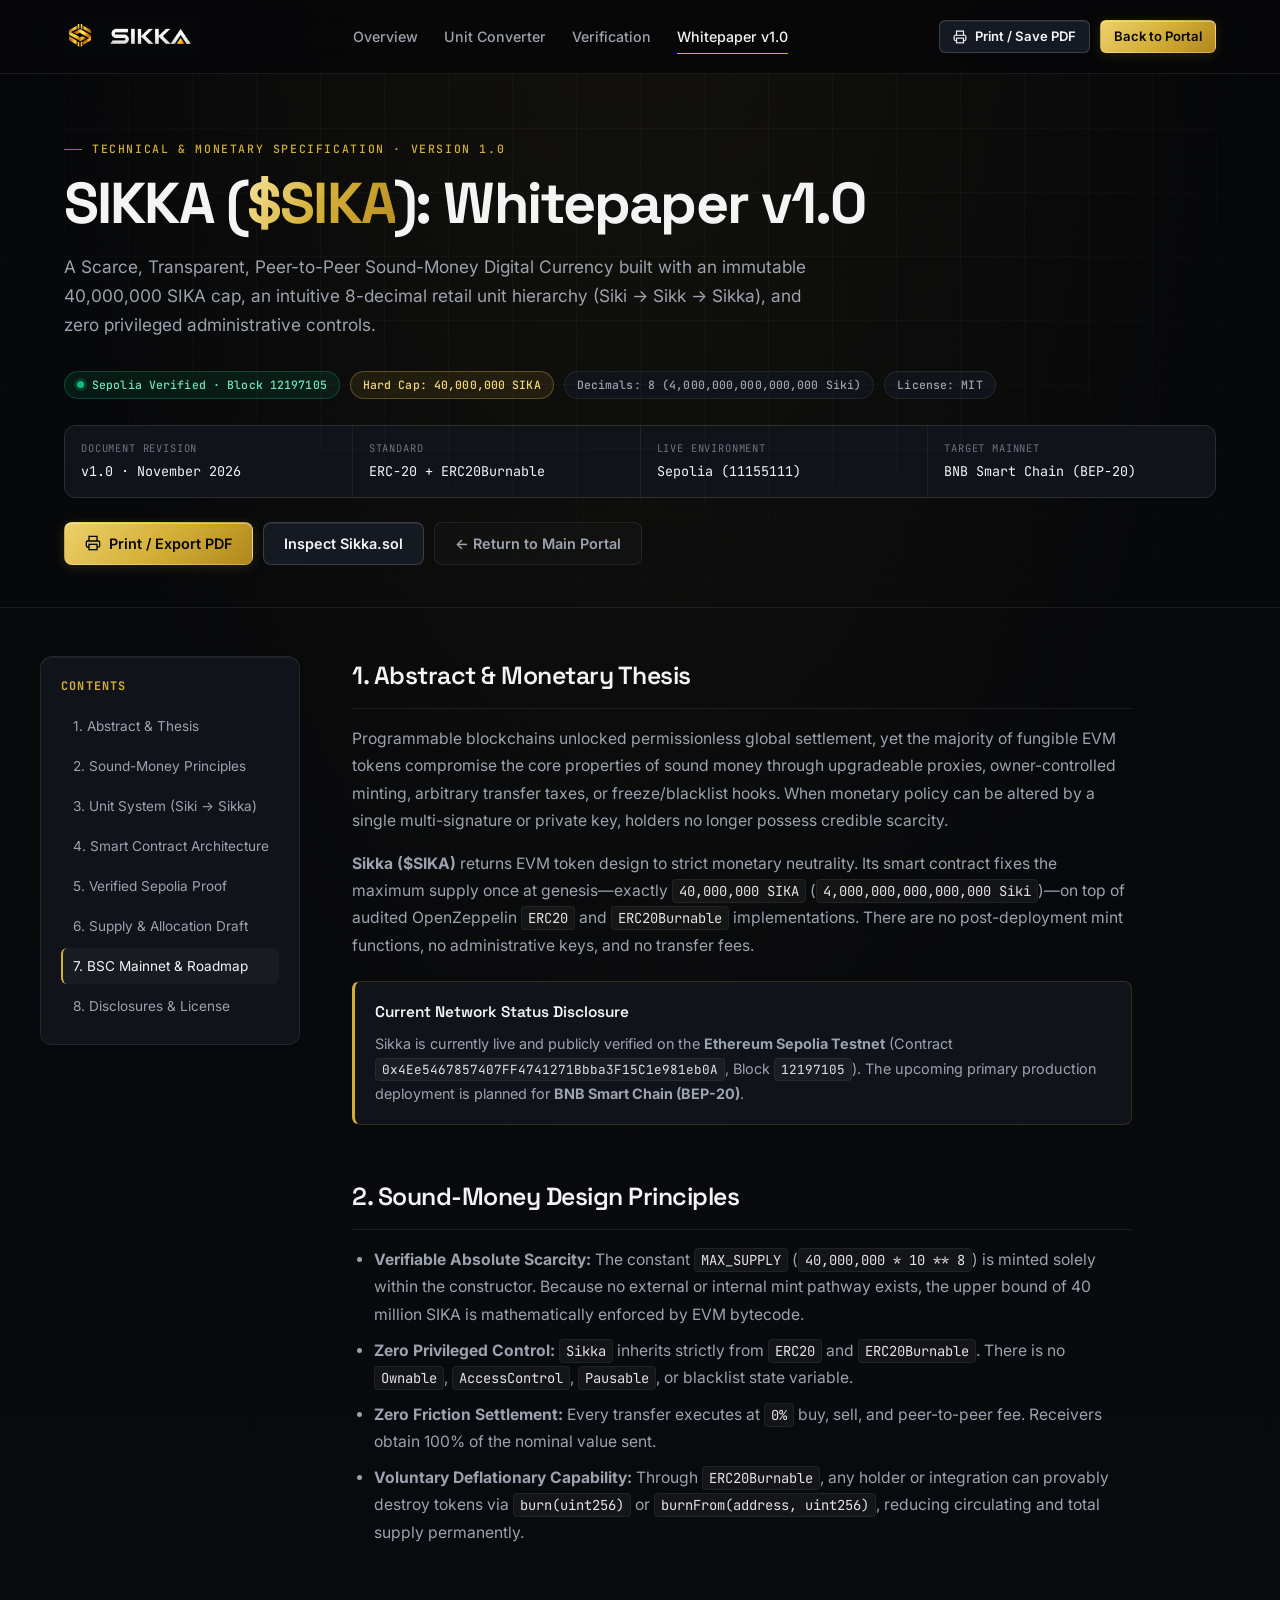
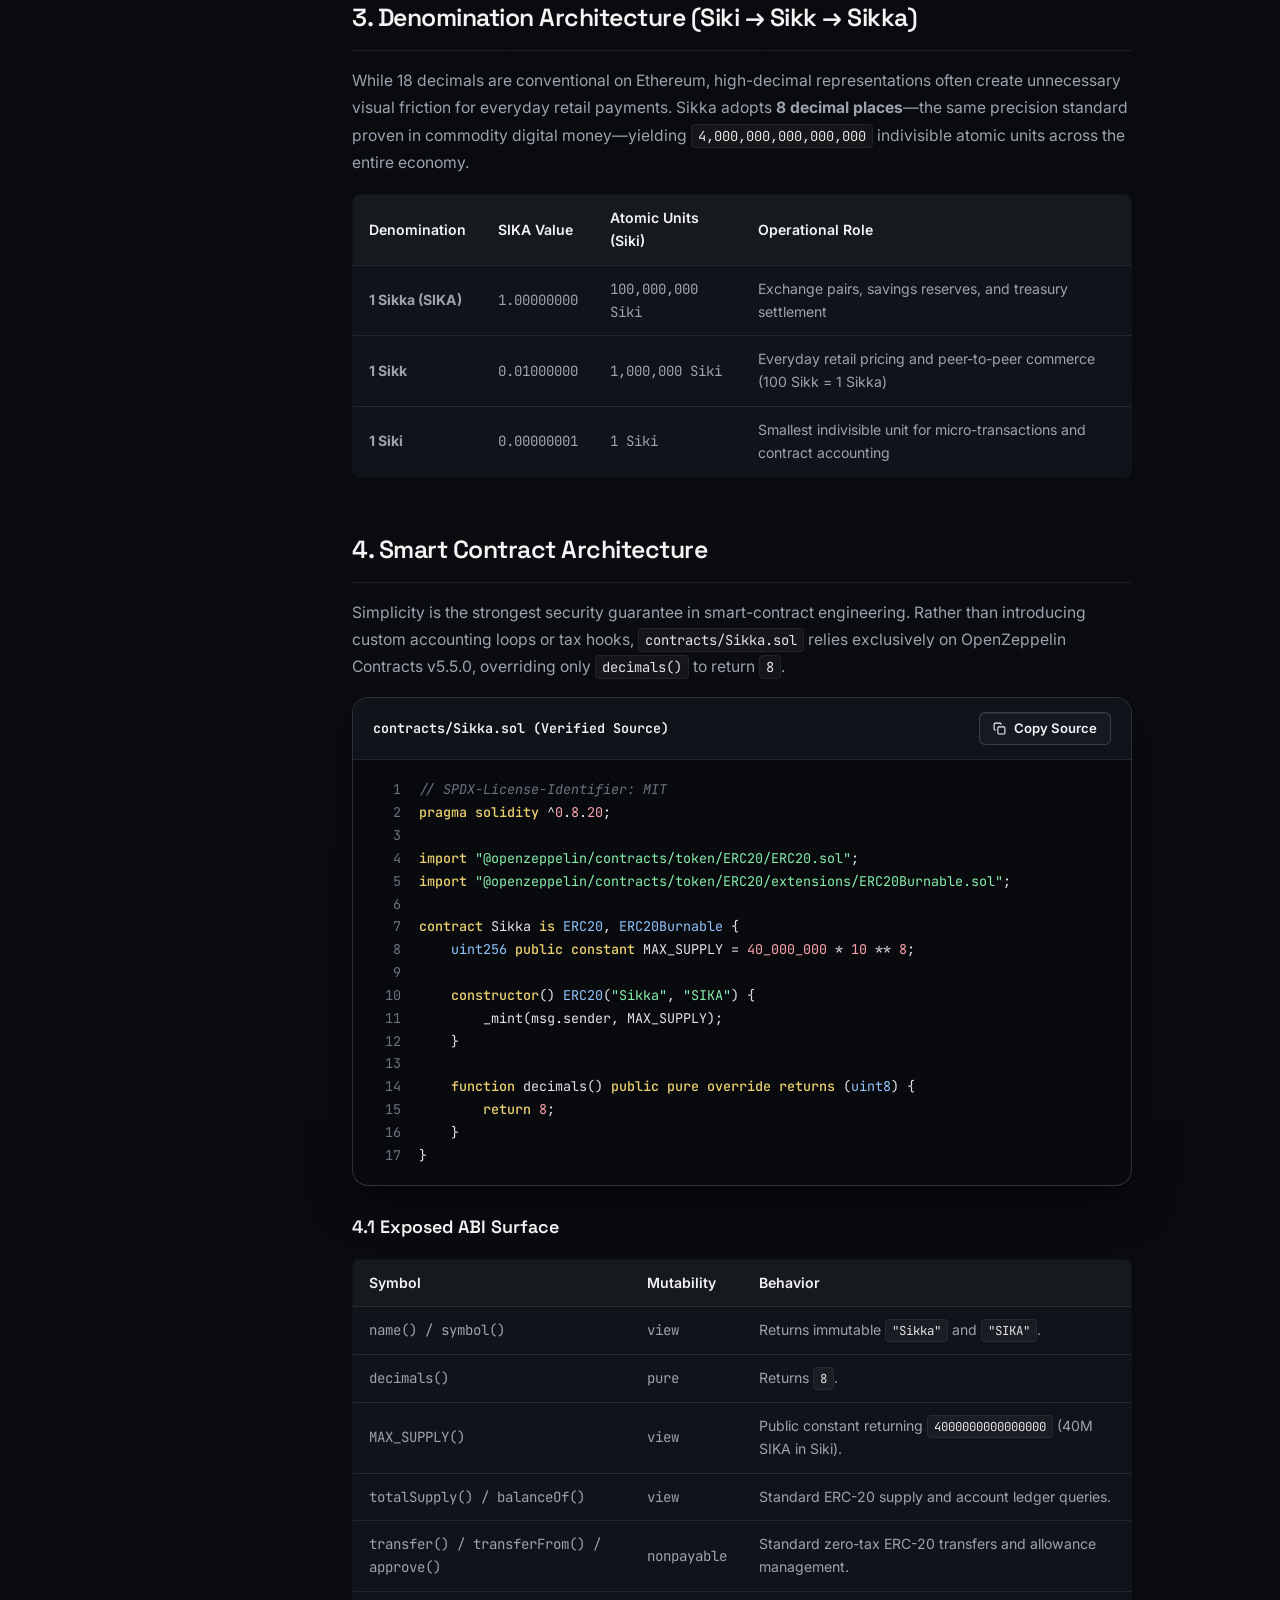
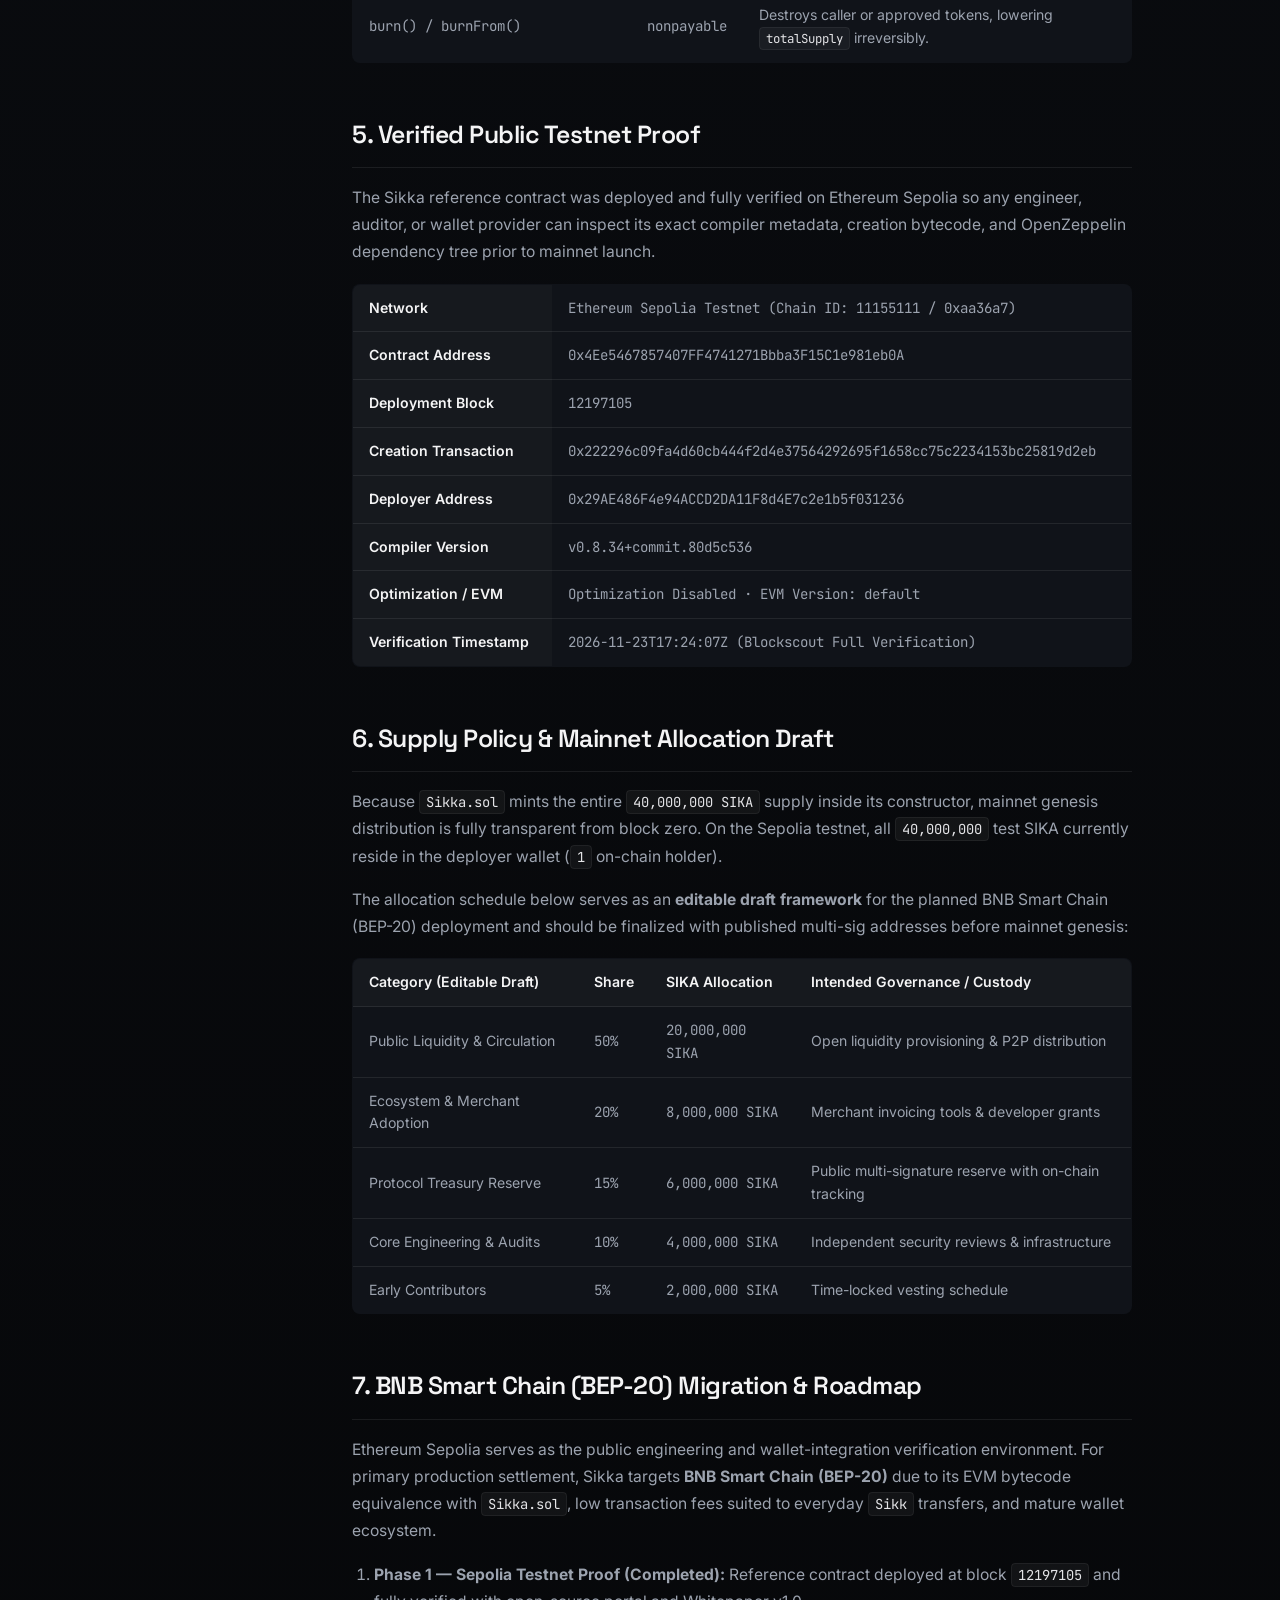
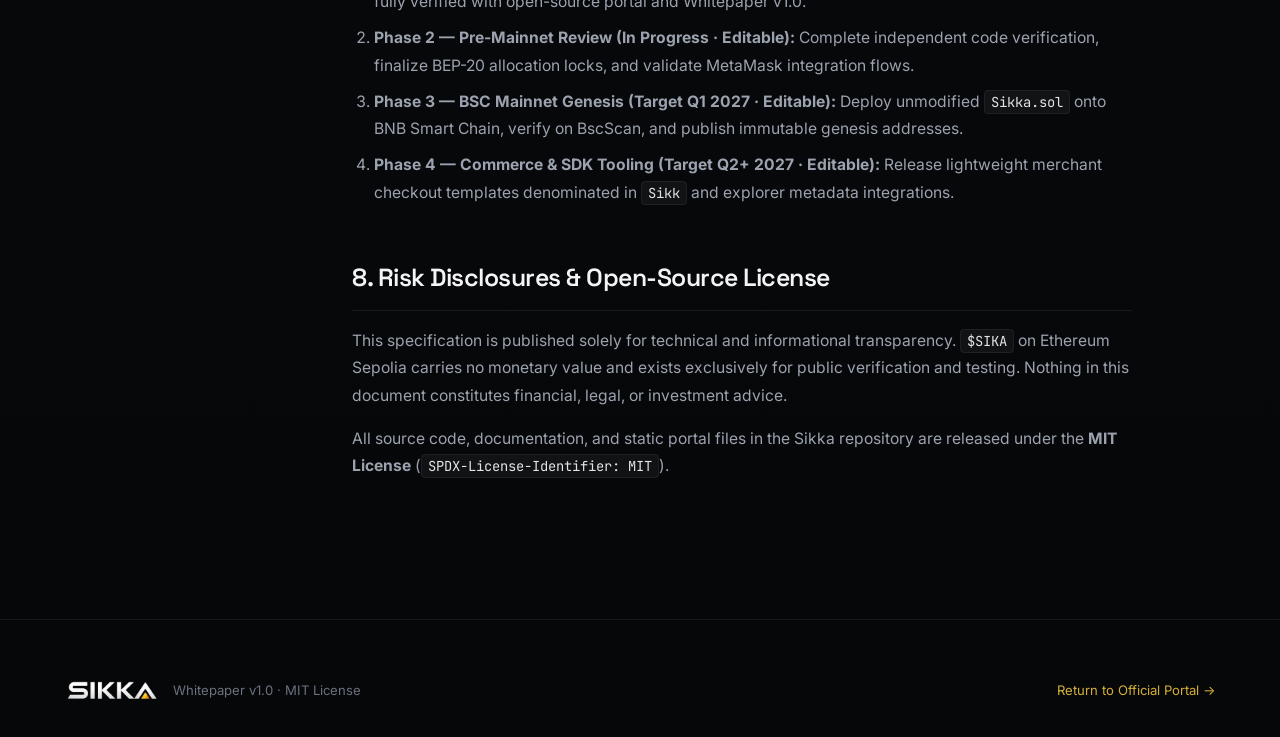
<file: whitepaper.html>
<!DOCTYPE html>
<html lang="en">
<head>
  <meta charset="UTF-8" />
  <meta name="viewport" content="width=device-width, initial-scale=1.0" />
  <title>SIKKA ($SIKA) Whitepaper v1.0 — Sound-Money Architecture &amp; Technical Specification</title>
  <meta
    name="description"
    content="Official SIKKA ($SIKA) Whitepaper v1.0 covering monetary thesis, Siki-Sikk-Sikka denomination design, verified Ethereum Sepolia ERC-20 + ERC20Burnable specification, and BNB Smart Chain roadmap."
  />
  <meta name="theme-color" content="#060709" />
  <link rel="icon" type="image/jpeg" href="./assets/1000278374.jpg" />

  <link rel="preconnect" href="https://fonts.googleapis.com" />
  <link rel="preconnect" href="https://fonts.gstatic.com" crossorigin />
  <link
    href="https://fonts.googleapis.com/css2?family=Inter:wght@400;500;600;700&family=JetBrains+Mono:wght@400;500;600&family=Space+Grotesk:wght@500;600;700&display=swap"
    rel="stylesheet"
  />

  <link rel="stylesheet" href="./css/styles.css" />
</head>
<body>
  <div class="bg-grid-veil" aria-hidden="true"></div>

  <!-- ======================================================================
       Header Navigation (Hidden in Print)
       ====================================================================== -->
  <header class="site-header">
    <div class="container nav-inner">
      <a href="./index.html" class="brand-lockup" aria-label="SIKKA Home">
        <img
          src="./assets/1000278374.jpg"
          alt="Sikka Hexagonal Emblem"
          class="logo-blend brand-emblem"
          width="32"
          height="32"
          onerror="this.style.display='none';if(this.nextElementSibling){this.nextElementSibling.style.display='inline-flex';}"
        />
        <span class="logo-fallback brand-emblem" aria-hidden="true">
          <svg viewBox="0 0 64 64" width="32" height="32" fill="none">
            <polygon points="32,4 58,19 58,45 32,60 6,45 6,19" stroke="#D4AF37" stroke-width="4" fill="#060709" />
            <path d="M42 22H26L20 26L44 38L38 42H22" stroke="#D4AF37" stroke-width="4.5" stroke-linecap="square" />
          </svg>
        </span>

        <img
          src="./assets/1000278467.png"
          alt="SIKKA"
          class="logo-blend brand-wordmark"
          width="87"
          height="19"
          onerror="this.style.display='none';if(this.nextElementSibling){this.nextElementSibling.style.display='inline-flex';}"
        />
        <span class="logo-fallback mono text-gold" style="font-weight:700;letter-spacing:0.14em;font-size:0.95rem;" aria-hidden="true">
          SIKKA
        </span>
      </a>

      <nav class="nav-links" aria-label="Primary">
        <a href="./index.html" class="nav-link">Overview</a>
        <a href="./index.html#denominations" class="nav-link">Unit Converter</a>
        <a href="./index.html#contract" class="nav-link">Verification</a>
        <a href="./whitepaper.html" class="nav-link is-active">Whitepaper v1.0</a>
      </nav>

      <div class="nav-actions">
        <button type="button" class="btn btn-secondary btn-sm btn-whitepaper-desktop" data-print-whitepaper>
          <svg width="14" height="14" viewBox="0 0 24 24" fill="none" stroke="currentColor" stroke-width="2" aria-hidden="true">
            <polyline points="6 9 6 2 18 2 18 9" />
            <path d="M6 18H4a2 2 0 0 1-2-2v-5a2 2 0 0 1 2-2h16a2 2 0 0 1 2 2v5a2 2 0 0 1-2 2h-2" />
            <rect x="6" y="14" width="12" height="8" />
          </svg>
          Print / Save PDF
        </button>
        <a href="./index.html" class="btn btn-primary btn-sm btn-connect-desktop">Back to Portal</a>
        <button
          type="button"
          id="nav-toggle"
          class="nav-toggle"
          aria-label="Toggle navigation menu"
          aria-expanded="false"
          aria-controls="mobile-nav"
        >
          <svg width="20" height="20" viewBox="0 0 24 24" fill="none" stroke="currentColor" stroke-width="2">
            <line x1="3" y1="6" x2="21" y2="6" />
            <line x1="3" y1="12" x2="21" y2="12" />
            <line x1="3" y1="18" x2="21" y2="18" />
          </svg>
        </button>
      </div>
    </div>
  </header>

  <div id="mobile-nav" class="mobile-nav" aria-label="Mobile Navigation">
    <a href="./index.html" class="mobile-nav-link">Portal Overview</a>
    <a href="./index.html#denominations" class="mobile-nav-link">BigInt Unit Converter</a>
    <a href="./index.html#contract" class="mobile-nav-link">Sepolia Contract Proof</a>
    <a href="#abstract" class="mobile-nav-link">1. Abstract</a>
    <a href="#contract-spec" class="mobile-nav-link">4. Smart Contract Spec</a>
    <a href="#testnet-proof" class="mobile-nav-link">5. Verified Testnet Proof</a>
    <div class="mobile-nav-actions">
      <button type="button" class="btn btn-primary" data-print-whitepaper>Print / Export PDF</button>
    </div>
  </div>

  <!-- ======================================================================
       Whitepaper Document Header
       ====================================================================== -->
  <section class="wp-hero">
    <div class="container">
      <div class="print-only-header">
        <h1>SIKKA ($SIKA) — Technical Whitepaper v1.0</h1>
        <p>
          A Scarce, Transparent, Peer-to-Peer Sound-Money Digital Currency · Sepolia Contract:
          0x4Ee5467857407FF4741271Bbba3F15C1e981eb0A · MIT Open-Source Specification
        </p>
      </div>

      <span class="eyebrow">Technical &amp; Monetary Specification · Version 1.0</span>
      <h1 class="hero-title" style="max-width:860px;">
        SIKKA (<span class="hero-title-accent">$SIKA</span>): Whitepaper v1.0
      </h1>
      <p class="hero-subtitle" style="max-width:760px;">
        A Scarce, Transparent, Peer-to-Peer Sound-Money Digital Currency built with an immutable
        40,000,000 SIKA cap, an intuitive 8-decimal retail unit hierarchy (Siki → Sikk → Sikka),
        and zero privileged administrative controls.
      </p>

      <div class="hero-badges" style="margin-bottom:0;">
        <span class="badge badge--live">
          <span class="status-dot" aria-hidden="true"></span>
          Sepolia Verified · Block 12197105
        </span>
        <span class="badge badge--gold">Hard Cap: 40,000,000 SIKA</span>
        <span class="badge">Decimals: 8 (4,000,000,000,000,000 Siki)</span>
        <span class="badge">License: MIT</span>
      </div>

      <div class="wp-meta-strip">
        <div class="wp-meta-cell">
          <div class="wp-meta-label">Document Revision</div>
          <div class="wp-meta-val">v1.0 · November 2026</div>
        </div>
        <div class="wp-meta-cell">
          <div class="wp-meta-label">Standard</div>
          <div class="wp-meta-val">ERC-20 + ERC20Burnable</div>
        </div>
        <div class="wp-meta-cell">
          <div class="wp-meta-label">Live Environment</div>
          <div class="wp-meta-val">Sepolia (11155111)</div>
        </div>
        <div class="wp-meta-cell">
          <div class="wp-meta-label">Target Mainnet</div>
          <div class="wp-meta-val">BNB Smart Chain (BEP-20)</div>
        </div>
      </div>

      <div class="wp-actions no-print">
        <button type="button" class="btn btn-primary" data-print-whitepaper>
          <svg width="16" height="16" viewBox="0 0 24 24" fill="none" stroke="currentColor" stroke-width="2" aria-hidden="true">
            <polyline points="6 9 6 2 18 2 18 9" />
            <path d="M6 18H4a2 2 0 0 1-2-2v-5a2 2 0 0 1 2-2h16a2 2 0 0 1 2 2v5a2 2 0 0 1-2 2h-2" />
            <rect x="6" y="14" width="12" height="8" />
          </svg>
          Print / Export PDF
        </button>
        <button type="button" class="btn btn-secondary" data-open-contract-modal>
          Inspect Sikka.sol
        </button>
        <a href="./index.html" class="btn btn-ghost">
          ← Return to Main Portal
        </a>
      </div>
    </div>
  </section>

  <!-- ======================================================================
       Whitepaper Body & Sticky Table of Contents
       ====================================================================== -->
  <div class="container wp-layout">
    <aside class="wp-sidebar" aria-label="Document Table of Contents">
      <h2 class="wp-toc-title">Contents</h2>
      <ul class="wp-toc-list">
        <li><a href="#abstract" class="wp-toc-link is-active">1. Abstract &amp; Thesis</a></li>
        <li><a href="#principles" class="wp-toc-link">2. Sound-Money Principles</a></li>
        <li><a href="#unit-hierarchy" class="wp-toc-link">3. Unit System (Siki → Sikka)</a></li>
        <li><a href="#contract-spec" class="wp-toc-link">4. Smart Contract Architecture</a></li>
        <li><a href="#testnet-proof" class="wp-toc-link">5. Verified Sepolia Proof</a></li>
        <li><a href="#supply-policy" class="wp-toc-link">6. Supply &amp; Allocation Draft</a></li>
        <li><a href="#mainnet-roadmap" class="wp-toc-link">7. BSC Mainnet &amp; Roadmap</a></li>
        <li><a href="#disclosures" class="wp-toc-link">8. Disclosures &amp; License</a></li>
      </ul>
    </aside>

    <article id="wp-article" class="wp-article">
      <section id="abstract" class="wp-section">
        <h2>1. Abstract &amp; Monetary Thesis</h2>
        <p>
          Programmable blockchains unlocked permissionless global settlement, yet the majority of
          fungible EVM tokens compromise the core properties of sound money through upgradeable
          proxies, owner-controlled minting, arbitrary transfer taxes, or freeze/blacklist hooks.
          When monetary policy can be altered by a single multi-signature or private key, holders no
          longer possess credible scarcity.
        </p>
        <p>
          <strong>Sikka ($SIKA)</strong> returns EVM token design to strict monetary neutrality. Its
          smart contract fixes the maximum supply once at genesis—exactly
          <code>40,000,000 SIKA</code> (<code>4,000,000,000,000,000 Siki</code>)—on top of audited
          OpenZeppelin <code>ERC20</code> and <code>ERC20Burnable</code> implementations. There are
          no post-deployment mint functions, no administrative keys, and no transfer fees.
        </p>
        <div class="wp-callout">
          <div class="wp-callout-title">Current Network Status Disclosure</div>
          <p>
            Sikka is currently live and publicly verified on the <strong>Ethereum Sepolia Testnet</strong>
            (Contract <code>0x4Ee5467857407FF4741271Bbba3F15C1e981eb0A</code>, Block
            <code>12197105</code>). The upcoming primary production deployment is planned for
            <strong>BNB Smart Chain (BEP-20)</strong>.
          </p>
        </div>
      </section>

      <section id="principles" class="wp-section">
        <h2>2. Sound-Money Design Principles</h2>
        <ul>
          <li>
            <strong>Verifiable Absolute Scarcity:</strong> The constant <code>MAX_SUPPLY</code>
            (<code>40,000,000 * 10 ** 8</code>) is minted solely within the constructor. Because no
            external or internal mint pathway exists, the upper bound of 40 million SIKA is
            mathematically enforced by EVM bytecode.
          </li>
          <li>
            <strong>Zero Privileged Control:</strong> <code>Sikka</code> inherits strictly from
            <code>ERC20</code> and <code>ERC20Burnable</code>. There is no <code>Ownable</code>,
            <code>AccessControl</code>, <code>Pausable</code>, or blacklist state variable.
          </li>
          <li>
            <strong>Zero Friction Settlement:</strong> Every transfer executes at <code>0%</code>
            buy, sell, and peer-to-peer fee. Receivers obtain 100% of the nominal value sent.
          </li>
          <li>
            <strong>Voluntary Deflationary Capability:</strong> Through <code>ERC20Burnable</code>,
            any holder or integration can provably destroy tokens via <code>burn(uint256)</code> or
            <code>burnFrom(address, uint256)</code>, reducing circulating and total supply permanently.
          </li>
        </ul>
      </section>

      <section id="unit-hierarchy" class="wp-section">
        <h2>3. Denomination Architecture (Siki → Sikk → Sikka)</h2>
        <p>
          While 18 decimals are conventional on Ethereum, high-decimal representations often create
          unnecessary visual friction for everyday retail payments. Sikka adopts
          <strong>8 decimal places</strong>—the same precision standard proven in commodity digital
          money—yielding <code>4,000,000,000,000,000</code> indivisible atomic units across the
          entire economy.
        </p>

        <table class="wp-table">
          <thead>
            <tr>
              <th>Denomination</th>
              <th>SIKA Value</th>
              <th>Atomic Units (Siki)</th>
              <th>Operational Role</th>
            </tr>
          </thead>
          <tbody>
            <tr>
              <td><strong>1 Sikka (SIKA)</strong></td>
              <td class="mono">1.00000000</td>
              <td class="mono">100,000,000 Siki</td>
              <td>Exchange pairs, savings reserves, and treasury settlement</td>
            </tr>
            <tr>
              <td><strong>1 Sikk</strong></td>
              <td class="mono">0.01000000</td>
              <td class="mono">1,000,000 Siki</td>
              <td>Everyday retail pricing and peer-to-peer commerce (100 Sikk = 1 Sikka)</td>
            </tr>
            <tr>
              <td><strong>1 Siki</strong></td>
              <td class="mono">0.00000001</td>
              <td class="mono">1 Siki</td>
              <td>Smallest indivisible unit for micro-transactions and contract accounting</td>
            </tr>
          </tbody>
        </table>
      </section>

      <section id="contract-spec" class="wp-section">
        <h2>4. Smart Contract Architecture</h2>
        <p>
          Simplicity is the strongest security guarantee in smart-contract engineering. Rather than
          introducing custom accounting loops or tax hooks, <code>contracts/Sikka.sol</code> relies
          exclusively on OpenZeppelin Contracts v5.5.0, overriding only <code>decimals()</code> to
          return <code>8</code>.
        </p>

        <div class="source-preview" style="margin-top:16px;">
          <div class="source-preview-bar">
            <span class="mono" style="font-size:0.84rem;font-weight:600;">contracts/Sikka.sol (Verified Source)</span>
            <button type="button" class="btn btn-secondary btn-sm no-print" data-copy-source>
              <svg class="icon-copy" width="13" height="13" viewBox="0 0 24 24" fill="none" stroke="currentColor" stroke-width="2" aria-hidden="true">
                <rect x="9" y="9" width="13" height="13" rx="2" />
                <path d="M5 15H4a2 2 0 0 1-2-2V4a2 2 0 0 1 2-2h9a2 2 0 0 1 2 2v1" />
              </svg>
              <svg class="icon-check" width="13" height="13" viewBox="0 0 24 24" fill="none" stroke="currentColor" stroke-width="2.4" aria-hidden="true">
                <polyline points="20 6 9 17 4 12" />
              </svg>
              <span data-copy-label>Copy Source</span>
            </button>
          </div>
          <pre id="inline-contract-code" class="code-block"></pre>
        </div>

        <h3>4.1 Exposed ABI Surface</h3>
        <table class="wp-table">
          <thead>
            <tr>
              <th>Symbol</th>
              <th>Mutability</th>
              <th>Behavior</th>
            </tr>
          </thead>
          <tbody>
            <tr>
              <td class="mono">name() / symbol()</td>
              <td class="mono">view</td>
              <td>Returns immutable <code>"Sikka"</code> and <code>"SIKA"</code>.</td>
            </tr>
            <tr>
              <td class="mono">decimals()</td>
              <td class="mono">pure</td>
              <td>Returns <code>8</code>.</td>
            </tr>
            <tr>
              <td class="mono">MAX_SUPPLY()</td>
              <td class="mono">view</td>
              <td>Public constant returning <code>4000000000000000</code> (40M SIKA in Siki).</td>
            </tr>
            <tr>
              <td class="mono">totalSupply() / balanceOf()</td>
              <td class="mono">view</td>
              <td>Standard ERC-20 supply and account ledger queries.</td>
            </tr>
            <tr>
              <td class="mono">transfer() / transferFrom() / approve()</td>
              <td class="mono">nonpayable</td>
              <td>Standard zero-tax ERC-20 transfers and allowance management.</td>
            </tr>
            <tr>
              <td class="mono">burn() / burnFrom()</td>
              <td class="mono">nonpayable</td>
              <td>Destroys caller or approved tokens, lowering <code>totalSupply</code> irreversibly.</td>
            </tr>
          </tbody>
        </table>
      </section>

      <section id="testnet-proof" class="wp-section">
        <h2>5. Verified Public Testnet Proof</h2>
        <p>
          The Sikka reference contract was deployed and fully verified on Ethereum Sepolia so any
          engineer, auditor, or wallet provider can inspect its exact compiler metadata, creation
          bytecode, and OpenZeppelin dependency tree prior to mainnet launch.
        </p>

        <table class="wp-table">
          <tbody>
            <tr>
              <th>Network</th>
              <td class="mono">Ethereum Sepolia Testnet (Chain ID: 11155111 / 0xaa36a7)</td>
            </tr>
            <tr>
              <th>Contract Address</th>
              <td class="mono">0x4Ee5467857407FF4741271Bbba3F15C1e981eb0A</td>
            </tr>
            <tr>
              <th>Deployment Block</th>
              <td class="mono">12197105</td>
            </tr>
            <tr>
              <th>Creation Transaction</th>
              <td class="mono" style="word-break:break-all;">0x222296c09fa4d60cb444f2d4e37564292695f1658cc75c2234153bc25819d2eb</td>
            </tr>
            <tr>
              <th>Deployer Address</th>
              <td class="mono">0x29AE486F4e94ACCD2DA11F8d4E7c2e1b5f031236</td>
            </tr>
            <tr>
              <th>Compiler Version</th>
              <td class="mono">v0.8.34+commit.80d5c536</td>
            </tr>
            <tr>
              <th>Optimization / EVM</th>
              <td class="mono">Optimization Disabled · EVM Version: default</td>
            </tr>
            <tr>
              <th>Verification Timestamp</th>
              <td class="mono">2026-11-23T17:24:07Z (Blockscout Full Verification)</td>
            </tr>
          </tbody>
        </table>
      </section>

      <section id="supply-policy" class="wp-section">
        <h2>6. Supply Policy &amp; Mainnet Allocation Draft</h2>
        <p>
          Because <code>Sikka.sol</code> mints the entire <code>40,000,000 SIKA</code> supply inside
          its constructor, mainnet genesis distribution is fully transparent from block zero. On the
          Sepolia testnet, all <code>40,000,000</code> test SIKA currently reside in the deployer
          wallet (<code>1</code> on-chain holder).
        </p>
        <p>
          The allocation schedule below serves as an <strong>editable draft framework</strong> for
          the planned BNB Smart Chain (BEP-20) deployment and should be finalized with published
          multi-sig addresses before mainnet genesis:
        </p>

        <table class="wp-table">
          <thead>
            <tr>
              <th>Category (Editable Draft)</th>
              <th>Share</th>
              <th>SIKA Allocation</th>
              <th>Intended Governance / Custody</th>
            </tr>
          </thead>
          <tbody>
            <tr>
              <td>Public Liquidity &amp; Circulation</td>
              <td class="mono">50%</td>
              <td class="mono">20,000,000 SIKA</td>
              <td>Open liquidity provisioning &amp; P2P distribution</td>
            </tr>
            <tr>
              <td>Ecosystem &amp; Merchant Adoption</td>
              <td class="mono">20%</td>
              <td class="mono">8,000,000 SIKA</td>
              <td>Merchant invoicing tools &amp; developer grants</td>
            </tr>
            <tr>
              <td>Protocol Treasury Reserve</td>
              <td class="mono">15%</td>
              <td class="mono">6,000,000 SIKA</td>
              <td>Public multi-signature reserve with on-chain tracking</td>
            </tr>
            <tr>
              <td>Core Engineering &amp; Audits</td>
              <td class="mono">10%</td>
              <td class="mono">4,000,000 SIKA</td>
              <td>Independent security reviews &amp; infrastructure</td>
            </tr>
            <tr>
              <td>Early Contributors</td>
              <td class="mono">5%</td>
              <td class="mono">2,000,000 SIKA</td>
              <td>Time-locked vesting schedule</td>
            </tr>
          </tbody>
        </table>
      </section>

      <section id="mainnet-roadmap" class="wp-section">
        <h2>7. BNB Smart Chain (BEP-20) Migration &amp; Roadmap</h2>
        <p>
          Ethereum Sepolia serves as the public engineering and wallet-integration verification
          environment. For primary production settlement, Sikka targets
          <strong>BNB Smart Chain (BEP-20)</strong> due to its EVM bytecode equivalence with
          <code>Sikka.sol</code>, low transaction fees suited to everyday <code>Sikk</code>
          transfers, and mature wallet ecosystem.
        </p>
        <ol>
          <li>
            <strong>Phase 1 — Sepolia Testnet Proof (Completed):</strong> Reference contract
            deployed at block <code>12197105</code> and fully verified with open-source portal and
            Whitepaper v1.0.
          </li>
          <li>
            <strong>Phase 2 — Pre-Mainnet Review (In Progress · Editable):</strong> Complete
            independent code verification, finalize BEP-20 allocation locks, and validate MetaMask
            integration flows.
          </li>
          <li>
            <strong>Phase 3 — BSC Mainnet Genesis (Target Q1 2027 · Editable):</strong> Deploy
            unmodified <code>Sikka.sol</code> onto BNB Smart Chain, verify on BscScan, and publish
            immutable genesis addresses.
          </li>
          <li>
            <strong>Phase 4 — Commerce &amp; SDK Tooling (Target Q2+ 2027 · Editable):</strong>
            Release lightweight merchant checkout templates denominated in <code>Sikk</code> and
            explorer metadata integrations.
          </li>
        </ol>
      </section>

      <section id="disclosures" class="wp-section">
        <h2>8. Risk Disclosures &amp; Open-Source License</h2>
        <p>
          This specification is published solely for technical and informational transparency.
          <code>$SIKA</code> on Ethereum Sepolia carries no monetary value and exists exclusively for
          public verification and testing. Nothing in this document constitutes financial, legal,
          or investment advice.
        </p>
        <p>
          All source code, documentation, and static portal files in the Sikka repository are
          released under the <strong>MIT License</strong> (<code>SPDX-License-Identifier: MIT</code>).
        </p>
      </section>
    </article>
  </div>

  <!-- ======================================================================
       Footer & Contract Modal
       ====================================================================== -->
  <footer class="site-footer">
    <div class="container">
      <div class="footer-bottom" style="border-top:none;padding-top:0;">
        <div style="display:flex;align-items:center;gap:14px;">
          <img
            src="./assets/1000278467.png"
            alt="SIKKA"
            class="logo-blend"
            width="95"
            height="21"
            onerror="this.style.display='none';"
          />
          <span>Whitepaper v1.0 · MIT License</span>
        </div>
        <div>
          <a href="./index.html" class="text-gold">Return to Official Portal →</a>
        </div>
      </div>
    </div>
  </footer>

  <div
    id="contract-modal"
    class="modal-backdrop"
    role="dialog"
    aria-modal="true"
    aria-labelledby="modal-contract-title"
    hidden
  >
    <div class="modal-dialog">
      <div class="modal-header">
        <div class="source-preview-meta">
          <h3 id="modal-contract-title" class="modal-title">contracts/Sikka.sol</h3>
          <span class="badge badge--live">Sepolia Verified · v0.8.34</span>
        </div>
        <button type="button" class="btn btn-ghost btn-sm" data-close-modal aria-label="Close source viewer">
          <svg width="15" height="15" viewBox="0 0 24 24" fill="none" stroke="currentColor" stroke-width="2" aria-hidden="true">
            <line x1="18" y1="6" x2="6" y2="18" />
            <line x1="6" y1="6" x2="18" y2="18" />
          </svg>
          Close
        </button>
      </div>
      <div class="modal-body">
        <pre id="modal-contract-code" class="code-block"></pre>
      </div>
      <div class="modal-footer">
        <span class="mono text-muted" style="font-size:0.78rem;">
          0x4Ee5467857407FF4741271Bbba3F15C1e981eb0A · Block 12197105
        </span>
        <div style="display:flex;gap:8px;">
          <button type="button" class="btn btn-secondary btn-sm" data-copy-source>
            <svg class="icon-copy" width="13" height="13" viewBox="0 0 24 24" fill="none" stroke="currentColor" stroke-width="2" aria-hidden="true">
              <rect x="9" y="9" width="13" height="13" rx="2" />
              <path d="M5 15H4a2 2 0 0 1-2-2V4a2 2 0 0 1 2-2h9a2 2 0 0 1 2 2v1" />
            </svg>
            <svg class="icon-check" width="13" height="13" viewBox="0 0 24 24" fill="none" stroke="currentColor" stroke-width="2.4" aria-hidden="true">
              <polyline points="20 6 9 17 4 12" />
            </svg>
            <span data-copy-label>Copy Source</span>
          </button>
          <a
            href="https://eth-sepolia.blockscout.com/address/0x4Ee5467857407FF4741271Bbba3F15C1e981eb0A#code"
            target="_blank"
            rel="noopener noreferrer"
            class="btn btn-primary btn-sm"
          >
            View on Blockscout ↗
          </a>
        </div>
      </div>
    </div>
  </div>

  <div id="toast-region" class="toast-region" aria-live="polite" aria-atomic="true"></div>
  <script src="./js/app.js"></script>
</body>
</html>
</file>
<file: css/styles.css>
/* ==========================================================================
   SIKKA ($SIKA) — Institutional Sound-Money Design System
   Inspired by Ledger, Stripe Dark & Swiss Private Banking Typography
   Pure CSS3 · Zero-build GitHub Pages Ready · Print-to-PDF Supported
   ========================================================================== */

:root {
  /* Core Obsidian Surfaces */
  --bg-void: #060709;
  --bg-base: #0a0c10;
  --bg-surface: #101319;
  --bg-surface-elevated: #151922;
  --bg-surface-glass: rgba(16, 19, 25, 0.78);
  --bg-code: #080a0e;

  /* Hairline Borders & Specular Highlights */
  --border-hairline: rgba(255, 255, 255, 0.08);
  --border-strong: rgba(255, 255, 255, 0.16);
  --border-gold: rgba(212, 175, 55, 0.34);
  --border-gold-subtle: rgba(212, 175, 55, 0.18);
  --specular-top: inset 0 1px 0 rgba(255, 255, 255, 0.06);

  /* Brushed Metallic Gold Accents */
  --gold-primary: #d4af37;
  --gold-bright: #eab308;
  --gold-soft: #f3d678;
  --gold-deep: #9c7a19;
  --gold-tint: rgba(212, 175, 55, 0.10);
  --gold-tint-strong: rgba(212, 175, 55, 0.18);

  /* Typography Colors */
  --text-primary: #f4f4f5;
  --text-secondary: #9ca3af;
  --text-muted: #6b7280;

  /* Semantic Status Colors */
  --status-live: #10b981;
  --status-live-bg: rgba(16, 185, 129, 0.10);
  --status-live-border: rgba(16, 185, 129, 0.28);
  --status-warn: #eab308;
  --status-warn-bg: rgba(234, 179, 8, 0.10);
  --status-error: #ef4444;
  --status-error-bg: rgba(239, 68, 68, 0.10);

  /* Typography Families */
  --font-display: 'Space Grotesk', -apple-system, BlinkMacSystemFont, 'Segoe UI', sans-serif;
  --font-sans: 'Inter', -apple-system, BlinkMacSystemFont, 'Segoe UI', sans-serif;
  --font-mono: 'JetBrains Mono', ui-monospace, SFMono-Regular, Menlo, Monaco, Consolas, monospace;

  /* Radii & Spacing */
  --radius-xs: 6px;
  --radius-sm: 8px;
  --radius-md: 12px;
  --radius-lg: 16px;
  --radius-xl: 20px;
  --radius-pill: 999px;
  --nav-height: 74px;
  --container-max: 1200px;

  /* Motion */
  --ease-out: cubic-bezier(0.16, 1, 0.3, 1);
}

/* Reset & Base */
*,
*::before,
*::after {
  box-sizing: border-box;
}

html {
  scroll-behavior: smooth;
  color-scheme: dark;
  background-color: var(--bg-void);
}

body {
  margin: 0;
  font-family: var(--font-sans);
  font-size: 16px;
  line-height: 1.62;
  color: var(--text-primary);
  background-color: var(--bg-void);
  background-image:
    radial-gradient(ellipse 75% 42% at 50% -6%, rgba(212, 175, 55, 0.075), transparent 65%),
    linear-gradient(180deg, var(--bg-void) 0%, var(--bg-base) 42%, var(--bg-void) 100%);
  -webkit-font-smoothing: antialiased;
  -moz-osx-font-smoothing: grayscale;
  overflow-x: hidden;
  position: relative;
}

/* Subtle Architectural Coordinate Grid Backdrop (Hero Top Only) */
.bg-grid-veil {
  position: absolute;
  top: 0;
  left: 0;
  right: 0;
  height: 760px;
  background-image:
    linear-gradient(to right, rgba(255, 255, 255, 0.028) 1px, transparent 1px),
    linear-gradient(to bottom, rgba(255, 255, 255, 0.028) 1px, transparent 1px);
  background-size: 64px 64px;
  -webkit-mask-image: radial-gradient(ellipse 78% 72% at 50% 24%, #000 35%, transparent 100%);
  mask-image: radial-gradient(ellipse 78% 72% at 50% 24%, #000 35%, transparent 100%);
  pointer-events: none;
  z-index: 0;
}

main,
header,
footer {
  position: relative;
  z-index: 1;
}

img {
  max-width: 100%;
  height: auto;
}

a {
  color: inherit;
  text-decoration: none;
}

button,
input {
  font: inherit;
  color: inherit;
}

code {
  font-family: var(--font-mono);
  font-size: 0.88em;
  color: #e4e4e7;
  background: rgba(255, 255, 255, 0.045);
  padding: 2px 6px;
  border-radius: 4px;
  border: 1px solid rgba(255, 255, 255, 0.06);
}

:focus-visible {
  outline: 2px solid var(--gold-primary);
  outline-offset: 2px;
}

[id] {
  scroll-margin-top: calc(var(--nav-height) + 28px);
}

.tabular {
  font-variant-numeric: tabular-nums;
}

/* Seamless Logo Blending */
.logo-blend {
  mix-blend-mode: lighten;
  display: block;
  object-fit: contain;
  user-select: none;
  -webkit-user-drag: none;
}

.logo-fallback {
  display: none;
  align-items: center;
  justify-content: center;
  flex-shrink: 0;
}

/* Container & Layout */
.container {
  width: 100%;
  max-width: var(--container-max);
  margin: 0 auto;
  padding: 0 24px;
}

.section {
  padding: 96px 0;
  border-top: 1px solid var(--border-hairline);
}

.section-header {
  max-width: 720px;
  margin-bottom: 48px;
}

.eyebrow {
  display: inline-flex;
  align-items: center;
  gap: 10px;
  font-family: var(--font-mono);
  font-size: 11.5px;
  font-weight: 500;
  letter-spacing: 0.14em;
  text-transform: uppercase;
  color: var(--gold-primary);
  margin-bottom: 14px;
}

.eyebrow::before {
  content: '';
  width: 18px;
  height: 1px;
  background: var(--gold-primary);
  opacity: 0.7;
}

.section-title {
  margin: 0 0 14px;
  font-family: var(--font-display);
  font-size: clamp(1.8rem, 3.2vw, 2.55rem);
  font-weight: 600;
  line-height: 1.14;
  letter-spacing: -0.028em;
  color: var(--text-primary);
}

.section-desc {
  margin: 0;
  font-size: 1.04rem;
  color: var(--text-secondary);
  line-height: 1.66;
}

/* Grids */
.grid-2 {
  display: grid;
  grid-template-columns: repeat(2, minmax(0, 1fr));
  gap: 24px;
}

.grid-3 {
  display: grid;
  grid-template-columns: repeat(3, minmax(0, 1fr));
  gap: 20px;
}

.grid-4 {
  display: grid;
  grid-template-columns: repeat(4, minmax(0, 1fr));
  gap: 20px;
}

/* Cards & Surfaces */
.card {
  background: linear-gradient(180deg, rgba(255, 255, 255, 0.018) 0%, rgba(255, 255, 255, 0) 100%), var(--bg-surface);
  border: 1px solid var(--border-hairline);
  border-radius: var(--radius-lg);
  padding: 28px;
  box-shadow: var(--specular-top), 0 12px 32px rgba(0, 0, 0, 0.28);
  transition: border-color 0.24s var(--ease-out), background-color 0.24s var(--ease-out), transform 0.24s var(--ease-out), box-shadow 0.24s var(--ease-out);
}

.card--interactive:hover {
  border-color: var(--border-strong);
  background-color: var(--bg-surface-elevated);
  transform: translateY(-2px);
  box-shadow: var(--specular-top), 0 18px 42px rgba(0, 0, 0, 0.42);
}

.card--gold {
  border-color: var(--border-gold);
  background:
    radial-gradient(ellipse 90% 60% at 50% 0%, rgba(212, 175, 55, 0.08), transparent 65%),
    var(--bg-surface);
}

.card-title {
  margin: 0 0 10px;
  font-family: var(--font-display);
  font-size: 1.15rem;
  font-weight: 600;
  letter-spacing: -0.015em;
  color: var(--text-primary);
}

.card-text {
  margin: 0;
  font-size: 0.94rem;
  color: var(--text-secondary);
  line-height: 1.62;
}

.mono {
  font-family: var(--font-mono);
}

.text-gold {
  color: var(--gold-primary);
}

.text-muted {
  color: var(--text-secondary);
}

/* Badges & Status Pills */
.badge {
  display: inline-flex;
  align-items: center;
  gap: 8px;
  padding: 6px 12px;
  border-radius: var(--radius-pill);
  font-family: var(--font-mono);
  font-size: 11.5px;
  font-weight: 500;
  line-height: 1.2;
  letter-spacing: 0.01em;
  border: 1px solid var(--border-hairline);
  background: var(--bg-surface);
  color: var(--text-secondary);
}

.badge--live {
  background: var(--status-live-bg);
  border-color: var(--status-live-border);
  color: #6ee7b7;
}

.badge--gold {
  background: var(--gold-tint);
  border-color: var(--border-gold);
  color: var(--gold-soft);
}

.badge--draft {
  background: rgba(255, 255, 255, 0.035);
  border-color: var(--border-strong);
  color: var(--text-secondary);
}

.status-dot {
  width: 7px;
  height: 7px;
  border-radius: 50%;
  background: currentColor;
  flex-shrink: 0;
}

.badge--live .status-dot {
  background: var(--status-live);
  box-shadow: 0 0 0 3px rgba(16, 185, 129, 0.22);
}

/* Buttons */
.btn {
  display: inline-flex;
  align-items: center;
  justify-content: center;
  gap: 8px;
  padding: 12px 20px;
  border-radius: var(--radius-sm);
  font-family: var(--font-sans);
  font-size: 0.9rem;
  font-weight: 600;
  line-height: 1.2;
  border: 1px solid transparent;
  cursor: pointer;
  transition: all 0.2s var(--ease-out);
  white-space: nowrap;
}

.btn svg {
  flex-shrink: 0;
}

.btn:disabled {
  opacity: 0.55;
  cursor: not-allowed;
}

.btn-primary {
  background: linear-gradient(135deg, #edd06b 0%, var(--gold-primary) 52%, #b0871d 100%);
  color: #060709;
  border-color: rgba(255, 255, 255, 0.18);
  box-shadow: 0 2px 12px rgba(212, 175, 55, 0.16), inset 0 1px 0 rgba(255, 255, 255, 0.36);
}

.btn-primary:hover:not(:disabled) {
  filter: brightness(1.06);
  transform: translateY(-1px);
  box-shadow: 0 6px 20px rgba(212, 175, 55, 0.24), inset 0 1px 0 rgba(255, 255, 255, 0.42);
}

.btn-secondary {
  background: var(--bg-surface-elevated);
  color: var(--text-primary);
  border-color: var(--border-strong);
  box-shadow: var(--specular-top);
}

.btn-secondary:hover:not(:disabled) {
  background: #1b202b;
  border-color: rgba(255, 255, 255, 0.28);
  transform: translateY(-1px);
}

.btn-ghost {
  background: rgba(255, 255, 255, 0.02);
  color: var(--text-secondary);
  border-color: var(--border-hairline);
}

.btn-ghost:hover:not(:disabled) {
  color: var(--text-primary);
  border-color: var(--border-strong);
  background: rgba(255, 255, 255, 0.05);
}

.btn-sm {
  padding: 8px 13px;
  font-size: 0.82rem;
  border-radius: var(--radius-xs);
}

.btn-icon {
  padding: 6px 10px;
  font-size: 0.78rem;
  border-radius: var(--radius-xs);
}

/* Copy Icon State Flip */
.icon-check {
  display: none;
  color: var(--status-live);
}

.is-copied .icon-copy {
  display: none;
}

.is-copied .icon-check {
  display: inline-block;
}

.is-copied {
  border-color: var(--status-live-border) !important;
  color: #6ee7b7 !important;
}

/* ==========================================================================
   Navigation Header
   ========================================================================== */
.site-header {
  position: sticky;
  top: 0;
  z-index: 60;
  height: var(--nav-height);
  background: rgba(6, 7, 9, 0.84);
  backdrop-filter: blur(16px);
  -webkit-backdrop-filter: blur(16px);
  border-bottom: 1px solid var(--border-hairline);
  transition: background-color 0.2s ease, box-shadow 0.2s ease;
}

.site-header.is-scrolled {
  background: rgba(6, 7, 9, 0.94);
  box-shadow: 0 10px 30px rgba(0, 0, 0, 0.45);
}

.nav-inner {
  height: 100%;
  display: flex;
  align-items: center;
  justify-content: space-between;
  gap: 20px;
}

.brand-lockup {
  display: inline-flex;
  align-items: center;
  gap: 11px;
  background: var(--bg-void);
  padding: 4px 8px 4px 0;
  border-radius: var(--radius-xs);
  flex-shrink: 0;
}

.brand-emblem {
  width: 32px;
  height: 32px;
  flex-shrink: 0;
}

.brand-wordmark {
  height: 19px;
  width: auto;
}

.nav-links {
  display: flex;
  align-items: center;
  gap: 26px;
}

.nav-link {
  font-size: 0.89rem;
  font-weight: 500;
  color: var(--text-secondary);
  transition: color 0.18s ease;
  position: relative;
}

.nav-link:hover,
.nav-link.is-active {
  color: var(--text-primary);
}

.nav-link.is-active::after {
  content: '';
  position: absolute;
  left: 0;
  right: 0;
  bottom: -6px;
  height: 1.5px;
  background: var(--gold-primary);
}

.nav-actions {
  display: flex;
  align-items: center;
  gap: 10px;
}

.wallet-pill {
  display: inline-flex;
  align-items: center;
  gap: 8px;
  padding: 7px 12px;
  border-radius: var(--radius-xs);
  background: var(--bg-surface);
  border: 1px solid var(--border-strong);
  font-family: var(--font-mono);
  font-size: 0.78rem;
  color: var(--text-primary);
}

.wallet-pill::before {
  content: '';
  width: 6px;
  height: 6px;
  border-radius: 50%;
  background: var(--status-live);
}

.wallet-pill[hidden] {
  display: none;
}

.nav-toggle {
  display: none;
  align-items: center;
  justify-content: center;
  width: 40px;
  height: 40px;
  border-radius: var(--radius-xs);
  background: var(--bg-surface);
  border: 1px solid var(--border-hairline);
  color: var(--text-primary);
  cursor: pointer;
}

/* Mobile Drawer */
.mobile-nav {
  display: none;
  position: fixed;
  top: var(--nav-height);
  left: 0;
  right: 0;
  bottom: 0;
  z-index: 55;
  background: rgba(6, 7, 9, 0.98);
  backdrop-filter: blur(18px);
  padding: 24px;
  flex-direction: column;
  gap: 10px;
  border-top: 1px solid var(--border-hairline);
}

.mobile-nav.is-open {
  display: flex;
}

.mobile-nav-link {
  padding: 14px 10px;
  border-bottom: 1px solid var(--border-hairline);
  font-family: var(--font-display);
  font-size: 1.05rem;
  font-weight: 500;
  color: var(--text-primary);
}

.mobile-nav-actions {
  margin-top: 18px;
  display: flex;
  flex-direction: column;
  gap: 10px;
}

/* ==========================================================================
   Hero Section
   ========================================================================== */
.hero {
  padding: 72px 0 88px;
}

.hero-grid {
  display: grid;
  grid-template-columns: 1.15fr 0.85fr;
  gap: 52px;
  align-items: center;
}

.hero-badges {
  display: flex;
  flex-wrap: wrap;
  gap: 10px;
  margin-bottom: 24px;
}

.hero-title {
  margin: 0 0 18px;
  font-family: var(--font-display);
  font-size: clamp(2.35rem, 4.5vw, 3.65rem);
  font-weight: 700;
  line-height: 1.06;
  letter-spacing: -0.032em;
  color: var(--text-primary);
}

.hero-title-accent {
  background: linear-gradient(120deg, #f8e59d 0%, var(--gold-primary) 50%, #b78d20 100%);
  -webkit-background-clip: text;
  background-clip: text;
  color: transparent;
}

.hero-subtitle {
  margin: 0 0 32px;
  max-width: 600px;
  font-size: 1.08rem;
  line-height: 1.68;
  color: var(--text-secondary);
}

.hero-cta {
  display: flex;
  flex-wrap: wrap;
  gap: 12px;
  margin-bottom: 38px;
}

.hero-metrics {
  display: grid;
  grid-template-columns: repeat(3, minmax(0, 1fr));
  gap: 1px;
  background: var(--border-hairline);
  border: 1px solid var(--border-hairline);
  border-radius: var(--radius-md);
  overflow: hidden;
  box-shadow: var(--specular-top);
}

.hero-metric {
  background: var(--bg-surface);
  padding: 18px 20px;
}

.hero-metric-label {
  font-family: var(--font-mono);
  font-size: 10.5px;
  letter-spacing: 0.1em;
  text-transform: uppercase;
  color: var(--text-muted);
  margin-bottom: 6px;
}

.hero-metric-value {
  font-family: var(--font-display);
  font-size: 1.18rem;
  font-weight: 600;
  color: var(--text-primary);
  font-variant-numeric: tabular-nums;
}

.hero-metric-sub {
  font-family: var(--font-mono);
  font-size: 0.76rem;
  color: var(--text-secondary);
  margin-top: 3px;
}

/* Hero Emblem Showcase Vault Card */
.hero-showcase {
  background: var(--bg-void);
  border: 1px solid var(--border-strong);
  border-radius: var(--radius-xl);
  padding: 24px;
  position: relative;
  overflow: hidden;
  box-shadow: var(--specular-top), 0 28px 72px rgba(0, 0, 0, 0.65);
}

.hero-showcase::before {
  content: '';
  position: absolute;
  inset: 0;
  background:
    radial-gradient(circle at 50% 38%, rgba(212, 175, 55, 0.12), transparent 62%),
    linear-gradient(180deg, rgba(255, 255, 255, 0.025) 0%, transparent 45%);
  pointer-events: none;
}

.showcase-header {
  position: relative;
  z-index: 1;
  display: flex;
  align-items: center;
  justify-content: space-between;
  gap: 10px;
  margin-bottom: 16px;
  padding-bottom: 12px;
  border-bottom: 1px solid var(--border-hairline);
}

.showcase-tag {
  font-family: var(--font-mono);
  font-size: 11px;
  letter-spacing: 0.1em;
  text-transform: uppercase;
  color: var(--text-secondary);
}

.emblem-stage {
  position: relative;
  display: flex;
  align-items: center;
  justify-content: center;
  padding: 28px 16px;
  background: var(--bg-void);
  border-radius: var(--radius-md);
  border: 1px solid rgba(255, 255, 255, 0.055);
  margin-bottom: 18px;
  overflow: hidden;
}

.emblem-dial {
  position: absolute;
  width: 246px;
  height: 246px;
  pointer-events: none;
  opacity: 0.6;
}

.hero-emblem-img {
  width: 204px;
  height: 204px;
  position: relative;
  z-index: 1;
}

.showcase-ledger {
  display: flex;
  flex-direction: column;
  gap: 8px;
  position: relative;
  z-index: 1;
}

.ledger-row {
  display: flex;
  align-items: center;
  justify-content: space-between;
  gap: 12px;
  padding: 10px 14px;
  background: var(--bg-surface);
  border: 1px solid var(--border-hairline);
  border-radius: var(--radius-xs);
  font-size: 0.84rem;
}

.ledger-key {
  color: var(--text-secondary);
}

.ledger-val {
  font-family: var(--font-mono);
  color: var(--text-primary);
  font-size: 0.82rem;
  display: inline-flex;
  align-items: center;
  gap: 8px;
  font-variant-numeric: tabular-nums;
}

/* ==========================================================================
   Pillars / Sound-Money Principles
   ========================================================================== */
.pillar-icon {
  width: 42px;
  height: 42px;
  border-radius: var(--radius-sm);
  display: inline-flex;
  align-items: center;
  justify-content: center;
  background: linear-gradient(180deg, rgba(212, 175, 55, 0.14) 0%, rgba(212, 175, 55, 0.05) 100%);
  border: 1px solid var(--border-gold-subtle);
  color: var(--gold-primary);
  margin-bottom: 18px;
}

.pillar-stat {
  margin-top: 18px;
  padding-top: 14px;
  border-top: 1px solid var(--border-hairline);
  font-family: var(--font-mono);
  font-size: 0.78rem;
  color: var(--gold-soft);
  letter-spacing: 0.02em;
}

/* ==========================================================================
   Denomination & BigInt Unit Converter
   ========================================================================== */
.converter-shell {
  background: var(--bg-surface);
  border: 1px solid var(--border-strong);
  border-radius: var(--radius-xl);
  padding: 30px;
  box-shadow: var(--specular-top), 0 20px 52px rgba(0, 0, 0, 0.36);
}

.converter-grid {
  display: grid;
  grid-template-columns: repeat(3, minmax(0, 1fr));
  gap: 18px;
  margin-bottom: 22px;
}

.unit-box {
  background: var(--bg-base);
  border: 1px solid var(--border-hairline);
  border-radius: var(--radius-md);
  padding: 20px;
  transition: border-color 0.2s ease, box-shadow 0.2s ease;
}

.unit-box:focus-within {
  border-color: var(--gold-primary);
  box-shadow: 0 0 0 3px rgba(212, 175, 55, 0.10);
}

.unit-header {
  display: flex;
  align-items: center;
  justify-content: space-between;
  gap: 8px;
  margin-bottom: 12px;
}

.unit-name {
  font-family: var(--font-display);
  font-weight: 600;
  font-size: 1rem;
  color: var(--text-primary);
}

.unit-ratio {
  font-family: var(--font-mono);
  font-size: 0.72rem;
  color: var(--gold-primary);
  background: var(--gold-tint);
  padding: 3px 8px;
  border-radius: var(--radius-pill);
  border: 1px solid var(--border-gold-subtle);
}

.unit-input-wrap {
  display: flex;
  align-items: center;
  background: var(--bg-void);
  border: 1px solid var(--border-hairline);
  border-radius: var(--radius-xs);
  overflow: hidden;
  transition: border-color 0.18s ease;
}

.unit-box:focus-within .unit-input-wrap {
  border-color: var(--gold-primary);
}

.unit-input {
  width: 100%;
  background: transparent;
  border: none;
  padding: 13px 14px;
  font-family: var(--font-mono);
  font-size: 1.05rem;
  font-weight: 500;
  font-variant-numeric: tabular-nums;
  color: var(--text-primary);
  outline: none;
  min-width: 0;
}

.unit-ticker {
  padding: 0 12px;
  font-family: var(--font-mono);
  font-size: 0.76rem;
  font-weight: 600;
  letter-spacing: 0.06em;
  color: var(--text-muted);
  border-left: 1px solid var(--border-hairline);
  user-select: none;
}

.unit-usecase {
  margin: 12px 0 0;
  font-size: 0.82rem;
  color: var(--text-secondary);
  line-height: 1.55;
}

/* Supply Cap Gauge */
.cap-gauge-wrap {
  margin-bottom: 18px;
}

.cap-gauge-track {
  height: 6px;
  width: 100%;
  background: var(--bg-void);
  border: 1px solid var(--border-hairline);
  border-radius: var(--radius-pill);
  overflow: hidden;
}

.cap-gauge-fill {
  height: 100%;
  width: 0%;
  background: linear-gradient(90deg, var(--gold-deep) 0%, var(--gold-primary) 60%, var(--gold-soft) 100%);
  border-radius: var(--radius-pill);
  transition: width 0.25s var(--ease-out), background 0.25s ease;
}

.cap-gauge-fill.is-overcap {
  background: var(--status-warn);
}

.converter-toolbar {
  display: flex;
  flex-wrap: wrap;
  align-items: center;
  justify-content: space-between;
  gap: 14px;
  padding-top: 18px;
  border-top: 1px solid var(--border-hairline);
}

.preset-group {
  display: flex;
  flex-wrap: wrap;
  gap: 8px;
  align-items: center;
}

.preset-label {
  font-family: var(--font-mono);
  font-size: 0.76rem;
  color: var(--text-muted);
  margin-right: 4px;
}

.converter-meta {
  display: flex;
  flex-wrap: wrap;
  align-items: center;
  gap: 16px;
  font-family: var(--font-mono);
  font-size: 0.82rem;
  font-variant-numeric: tabular-nums;
  color: var(--text-secondary);
}

.converter-feedback {
  margin-top: 14px;
  padding: 10px 14px;
  border-radius: var(--radius-xs);
  font-family: var(--font-mono);
  font-size: 0.82rem;
  background: var(--status-warn-bg);
  border: 1px solid rgba(234, 179, 8, 0.25);
  color: #fde047;
}

.converter-feedback[hidden] {
  display: none;
}

/* ==========================================================================
   Verified Smart Contract Proof & Web3 Panel
   ========================================================================== */
.invariant-strip {
  display: flex;
  flex-wrap: wrap;
  gap: 10px;
  margin-bottom: 24px;
}

.invariant-pill {
  display: inline-flex;
  align-items: center;
  gap: 7px;
  padding: 7px 13px;
  background: var(--bg-surface);
  border: 1px solid var(--border-hairline);
  border-radius: var(--radius-xs);
  font-family: var(--font-mono);
  font-size: 0.78rem;
  color: var(--text-primary);
}

.invariant-pill svg {
  color: var(--status-live);
}

.contract-layout {
  display: grid;
  grid-template-columns: 1.15fr 0.85fr;
  gap: 24px;
  align-items: stretch;
}

.spec-table-wrap {
  background: var(--bg-surface);
  border: 1px solid var(--border-hairline);
  border-radius: var(--radius-lg);
  overflow: hidden;
  box-shadow: var(--specular-top);
}

.spec-table {
  width: 100%;
  border-collapse: collapse;
}

.spec-table tr {
  border-bottom: 1px solid var(--border-hairline);
}

.spec-table tr:last-child {
  border-bottom: none;
}

.spec-table th,
.spec-table td {
  padding: 14px 20px;
  text-align: left;
  vertical-align: middle;
  font-size: 0.9rem;
}

.spec-table th {
  width: 36%;
  color: var(--text-secondary);
  font-weight: 500;
  background: rgba(255, 255, 255, 0.015);
}

.spec-table td {
  font-family: var(--font-mono);
  font-size: 0.83rem;
  color: var(--text-primary);
  word-break: break-all;
}

.inline-copy-row {
  display: flex;
  align-items: center;
  justify-content: space-between;
  gap: 12px;
}

.web3-panel {
  display: flex;
  flex-direction: column;
  justify-content: space-between;
  gap: 20px;
}

.web3-status-box {
  background: var(--bg-void);
  border: 1px solid var(--border-hairline);
  border-radius: var(--radius-md);
  padding: 14px 16px;
}

.web3-status-line {
  display: flex;
  align-items: center;
  justify-content: space-between;
  gap: 10px;
  font-size: 0.84rem;
  padding: 7px 0;
}

.web3-status-line + .web3-status-line {
  border-top: 1px solid var(--border-hairline);
}

.web3-actions {
  display: flex;
  flex-direction: column;
  gap: 10px;
}

.source-preview {
  margin-top: 24px;
  background: var(--bg-code);
  border: 1px solid var(--border-strong);
  border-radius: var(--radius-lg);
  overflow: hidden;
  box-shadow: var(--specular-top), 0 18px 44px rgba(0, 0, 0, 0.42);
}

.source-preview-bar {
  display: flex;
  flex-wrap: wrap;
  align-items: center;
  justify-content: space-between;
  gap: 12px;
  padding: 14px 20px;
  background: var(--bg-surface);
  border-bottom: 1px solid var(--border-hairline);
}

.source-preview-meta {
  display: flex;
  align-items: center;
  gap: 10px;
  flex-wrap: wrap;
}

.code-block {
  margin: 0;
  padding: 18px 20px;
  overflow-x: auto;
  font-family: var(--font-mono);
  font-size: 0.84rem;
  line-height: 1.7;
  color: #e4e4e7;
  tab-size: 4;
}

.code-line {
  display: flex;
  gap: 18px;
  padding: 0 4px;
  border-radius: 4px;
}

.code-line:hover {
  background: rgba(255, 255, 255, 0.03);
}

.code-ln {
  width: 24px;
  flex-shrink: 0;
  text-align: right;
  color: var(--text-muted);
  user-select: none;
}

.code-src {
  white-space: pre;
}

/* Syntax Highlighting */
.tok-cmt { color: #6b7280; font-style: italic; }
.tok-kw { color: #ebd070; font-weight: 500; }
.tok-type { color: #93c5fd; }
.tok-str { color: #86efac; }
.tok-num { color: #fda4af; }

/* ==========================================================================
   Tokenomics Section & Interactive SVG Ring
   ========================================================================== */
.tokenomics-grid {
  display: grid;
  grid-template-columns: 0.9fr 1.1fr;
  gap: 32px;
  align-items: center;
}

.donut-card {
  display: flex;
  flex-direction: column;
  align-items: center;
  justify-content: center;
  padding: 36px 28px;
}

.donut-stage {
  position: relative;
  width: 286px;
  height: 286px;
  display: flex;
  align-items: center;
  justify-content: center;
}

.donut-svg {
  width: 286px;
  height: 286px;
  transform: rotate(-90deg);
}

.donut-segment {
  fill: none;
  stroke-width: 26;
  cursor: pointer;
  transition: stroke-width 0.2s var(--ease-out), opacity 0.2s ease;
}

.donut-segment.is-active {
  stroke-width: 31;
}

.donut-svg.has-hover .donut-segment:not(.is-active) {
  opacity: 0.48;
}

.donut-center {
  position: absolute;
  width: 190px;
  height: 190px;
  border-radius: 50%;
  background: var(--bg-void);
  border: 1px solid var(--border-hairline);
  display: flex;
  flex-direction: column;
  align-items: center;
  justify-content: center;
  text-align: center;
  padding: 16px;
  pointer-events: none;
  box-shadow: inset 0 0 28px rgba(0, 0, 0, 0.7);
}

.donut-badge-img {
  width: 70px;
  height: 70px;
  margin-bottom: 6px;
}

.donut-cap-value {
  font-family: var(--font-display);
  font-size: 1.15rem;
  font-weight: 700;
  font-variant-numeric: tabular-nums;
  color: var(--text-primary);
}

.donut-cap-sub {
  font-family: var(--font-mono);
  font-size: 0.7rem;
  letter-spacing: 0.08em;
  color: var(--gold-primary);
}

.donut-footnote {
  margin: 22px 0 0;
  text-align: center;
  font-size: 0.84rem;
  color: var(--text-secondary);
}

.allocation-list {
  display: flex;
  flex-direction: column;
  gap: 12px;
}

.allocation-row {
  background: var(--bg-surface);
  border: 1px solid var(--border-hairline);
  border-radius: var(--radius-md);
  padding: 16px 20px;
  transition: border-color 0.2s ease, background-color 0.2s ease, transform 0.2s ease;
}

.allocation-row.is-active,
.allocation-row:hover {
  border-color: var(--border-gold);
  background: var(--bg-surface-elevated);
}

.allocation-top {
  display: flex;
  align-items: center;
  justify-content: space-between;
  gap: 12px;
  margin-bottom: 8px;
}

.allocation-name {
  display: inline-flex;
  align-items: center;
  gap: 10px;
  font-weight: 600;
  font-size: 0.96rem;
  color: var(--text-primary);
}

.swatch {
  width: 10px;
  height: 10px;
  border-radius: 2px;
  flex-shrink: 0;
}

.allocation-nums {
  font-family: var(--font-mono);
  font-size: 0.85rem;
  font-variant-numeric: tabular-nums;
  color: var(--text-primary);
}

.allocation-bar {
  height: 4px;
  width: 100%;
  background: var(--bg-void);
  border-radius: var(--radius-pill);
  overflow: hidden;
  margin-bottom: 8px;
}

.allocation-bar-fill {
  height: 100%;
  border-radius: var(--radius-pill);
}

.allocation-desc {
  margin: 0;
  font-size: 0.84rem;
  color: var(--text-secondary);
}

/* ==========================================================================
   Roadmap Section with Connected Phase Rail
   ========================================================================== */
.roadmap-grid {
  display: grid;
  grid-template-columns: repeat(4, minmax(0, 1fr));
  gap: 18px;
  position: relative;
}

.roadmap-card {
  display: flex;
  flex-direction: column;
  justify-content: space-between;
  position: relative;
}

.roadmap-rail {
  display: flex;
  align-items: center;
  gap: 10px;
  margin-bottom: 18px;
}

.roadmap-node {
  width: 12px;
  height: 12px;
  border-radius: 50%;
  flex-shrink: 0;
  border: 2px solid var(--text-muted);
  background: var(--bg-void);
}

.roadmap-node--done {
  border-color: var(--status-live);
  background: var(--status-live);
  box-shadow: 0 0 0 4px rgba(16, 185, 129, 0.16);
}

.roadmap-node--active {
  border-color: var(--gold-primary);
  background: var(--gold-primary);
  box-shadow: 0 0 0 4px rgba(212, 175, 55, 0.18);
}

.roadmap-line {
  height: 1px;
  flex: 1;
  background: var(--border-strong);
}

.roadmap-phase {
  display: flex;
  align-items: center;
  justify-content: space-between;
  gap: 8px;
  margin-bottom: 14px;
}

.roadmap-step {
  font-family: var(--font-mono);
  font-size: 0.78rem;
  color: var(--text-muted);
  text-transform: uppercase;
  letter-spacing: 0.08em;
}

.roadmap-list {
  margin: 14px 0 0;
  padding: 0 0 0 18px;
  color: var(--text-secondary);
  font-size: 0.88rem;
  display: flex;
  flex-direction: column;
  gap: 8px;
}

/* ==========================================================================
   Notice Banner & Footer
   ========================================================================== */
.notice-banner {
  background: var(--bg-surface);
  border: 1px solid var(--border-gold-subtle);
  border-radius: var(--radius-md);
  padding: 16px 20px;
  display: flex;
  align-items: flex-start;
  gap: 14px;
  font-size: 0.88rem;
  color: var(--text-secondary);
  box-shadow: var(--specular-top);
}

.notice-banner strong {
  color: var(--text-primary);
}

.site-footer {
  background: var(--bg-void);
  border-top: 1px solid var(--border-hairline);
  padding: 60px 0 36px;
}

.footer-grid {
  display: grid;
  grid-template-columns: 1.4fr 1fr 1fr 1fr;
  gap: 32px;
  margin-bottom: 40px;
}

.footer-wordmark {
  height: 22px;
  width: auto;
  margin-bottom: 14px;
}

.footer-heading {
  margin: 0 0 14px;
  font-family: var(--font-mono);
  font-size: 0.76rem;
  font-weight: 600;
  text-transform: uppercase;
  letter-spacing: 0.1em;
  color: var(--text-muted);
}

.footer-links {
  list-style: none;
  margin: 0;
  padding: 0;
  display: flex;
  flex-direction: column;
  gap: 10px;
  font-size: 0.9rem;
  color: var(--text-secondary);
}

.footer-links a:hover {
  color: var(--text-primary);
}

.footer-bottom {
  padding-top: 24px;
  border-top: 1px solid var(--border-hairline);
  display: flex;
  flex-wrap: wrap;
  align-items: center;
  justify-content: space-between;
  gap: 12px;
  font-size: 0.82rem;
  color: var(--text-muted);
}

/* ==========================================================================
   Modal (Smart Contract Viewer) & Toast
   ========================================================================== */
.modal-backdrop {
  position: fixed;
  inset: 0;
  z-index: 100;
  background: rgba(4, 5, 7, 0.86);
  backdrop-filter: blur(10px);
  display: flex;
  align-items: center;
  justify-content: center;
  padding: 20px;
}

.modal-backdrop[hidden] {
  display: none;
}

.modal-dialog {
  width: 100%;
  max-width: 840px;
  max-height: 88vh;
  background: var(--bg-surface);
  border: 1px solid var(--border-strong);
  border-radius: var(--radius-lg);
  display: flex;
  flex-direction: column;
  overflow: hidden;
  box-shadow: 0 32px 90px rgba(0, 0, 0, 0.78);
}

.modal-header {
  display: flex;
  align-items: center;
  justify-content: space-between;
  gap: 12px;
  padding: 18px 22px;
  border-bottom: 1px solid var(--border-hairline);
  background: var(--bg-base);
}

.modal-title {
  margin: 0;
  font-family: var(--font-display);
  font-size: 1.05rem;
  font-weight: 600;
}

.modal-body {
  overflow: auto;
  background: var(--bg-code);
}

.modal-footer {
  display: flex;
  flex-wrap: wrap;
  align-items: center;
  justify-content: space-between;
  gap: 12px;
  padding: 14px 22px;
  border-top: 1px solid var(--border-hairline);
  background: var(--bg-base);
}

.toast-region {
  position: fixed;
  right: 20px;
  bottom: 20px;
  z-index: 120;
  display: flex;
  flex-direction: column;
  gap: 10px;
  pointer-events: none;
}

.toast {
  pointer-events: auto;
  min-width: 240px;
  max-width: 380px;
  padding: 12px 16px;
  background: var(--bg-surface-elevated);
  border: 1px solid var(--border-strong);
  border-left: 3px solid var(--gold-primary);
  border-radius: var(--radius-sm);
  font-size: 0.86rem;
  color: var(--text-primary);
  box-shadow: 0 12px 32px rgba(0, 0, 0, 0.6);
}

.toast--success {
  border-left-color: var(--status-live);
}

.toast--error {
  border-left-color: var(--status-error);
}

/* ==========================================================================
   Whitepaper Layout (whitepaper.html)
   ========================================================================== */
.wp-hero {
  padding: 58px 0 42px;
  border-bottom: 1px solid var(--border-hairline);
}

.wp-meta-strip {
  display: grid;
  grid-template-columns: repeat(4, minmax(0, 1fr));
  gap: 1px;
  background: var(--border-hairline);
  border: 1px solid var(--border-hairline);
  border-radius: var(--radius-md);
  overflow: hidden;
  margin-top: 26px;
}

.wp-meta-cell {
  background: var(--bg-surface);
  padding: 14px 16px;
}

.wp-meta-label {
  font-family: var(--font-mono);
  font-size: 10.5px;
  text-transform: uppercase;
  letter-spacing: 0.08em;
  color: var(--text-muted);
  margin-bottom: 4px;
}

.wp-meta-val {
  font-family: var(--font-mono);
  font-size: 0.84rem;
  color: var(--text-primary);
}

.wp-actions {
  display: flex;
  flex-wrap: wrap;
  gap: 10px;
  margin-top: 24px;
}

.wp-layout {
  display: grid;
  grid-template-columns: 260px minmax(0, 1fr);
  gap: 52px;
  padding: 48px 0 88px;
  align-items: start;
}

.wp-sidebar {
  position: sticky;
  top: calc(var(--nav-height) + 24px);
  background: var(--bg-surface);
  border: 1px solid var(--border-hairline);
  border-radius: var(--radius-md);
  padding: 20px;
  box-shadow: var(--specular-top);
}

.wp-toc-title {
  margin: 0 0 12px;
  font-family: var(--font-mono);
  font-size: 0.74rem;
  text-transform: uppercase;
  letter-spacing: 0.1em;
  color: var(--gold-primary);
}

.wp-toc-list {
  list-style: none;
  margin: 0;
  padding: 0;
  display: flex;
  flex-direction: column;
  gap: 4px;
}

.wp-toc-link {
  display: block;
  padding: 7px 10px;
  border-radius: var(--radius-xs);
  font-size: 0.85rem;
  color: var(--text-secondary);
  border-left: 2px solid transparent;
  transition: all 0.15s ease;
}

.wp-toc-link:hover,
.wp-toc-link.is-active {
  color: var(--text-primary);
  background: rgba(255, 255, 255, 0.035);
  border-left-color: var(--gold-primary);
}

.wp-article {
  max-width: 780px;
}

.wp-section {
  margin-bottom: 52px;
}

.wp-section h2 {
  margin: 0 0 16px;
  padding-bottom: 12px;
  border-bottom: 1px solid var(--border-hairline);
  font-family: var(--font-display);
  font-size: 1.55rem;
  font-weight: 600;
  letter-spacing: -0.02em;
}

.wp-section h3 {
  margin: 26px 0 10px;
  font-family: var(--font-display);
  font-size: 1.12rem;
  font-weight: 600;
  color: var(--text-primary);
}

.wp-section p,
.wp-section li {
  color: var(--text-secondary);
  line-height: 1.74;
  font-size: 0.98rem;
}

.wp-section ul,
.wp-section ol {
  padding-left: 22px;
  display: flex;
  flex-direction: column;
  gap: 9px;
}

.wp-table {
  width: 100%;
  border-collapse: collapse;
  margin: 18px 0 24px;
  background: var(--bg-surface);
  border: 1px solid var(--border-hairline);
  border-radius: var(--radius-sm);
  overflow: hidden;
}

.wp-table th,
.wp-table td {
  padding: 12px 16px;
  text-align: left;
  border-bottom: 1px solid var(--border-hairline);
  font-size: 0.88rem;
}

.wp-table th {
  background: rgba(255, 255, 255, 0.025);
  color: var(--text-primary);
  font-weight: 600;
}

.wp-table td {
  color: var(--text-secondary);
}

.wp-callout {
  margin: 22px 0;
  padding: 18px 20px;
  background: var(--bg-surface);
  border: 1px solid var(--border-gold-subtle);
  border-left: 3px solid var(--gold-primary);
  border-radius: var(--radius-sm);
}

.wp-callout-title {
  margin: 0 0 6px;
  font-family: var(--font-display);
  font-size: 0.96rem;
  font-weight: 600;
  color: var(--text-primary);
}

.wp-callout p {
  margin: 0;
  font-size: 0.9rem;
}

.print-only-header {
  display: none;
}

/* ==========================================================================
   Responsive Breakpoints
   ========================================================================== */
@media (max-width: 1024px) {
  .hero-grid,
  .contract-layout,
  .tokenomics-grid {
    grid-template-columns: 1fr;
  }

  .roadmap-grid {
    grid-template-columns: repeat(2, minmax(0, 1fr));
  }

  .footer-grid {
    grid-template-columns: 1fr 1fr;
  }

  .wp-layout {
    grid-template-columns: 1fr;
    gap: 28px;
  }

  .wp-sidebar {
    position: static;
  }

  .wp-meta-strip {
    grid-template-columns: repeat(2, minmax(0, 1fr));
  }
}

@media (max-width: 900px) {
  .nav-links,
  .nav-actions .btn-connect-desktop,
  .nav-actions .btn-whitepaper-desktop {
    display: none;
  }

  .nav-toggle {
    display: inline-flex;
  }

  .grid-2,
  .grid-3,
  .grid-4,
  .converter-grid {
    grid-template-columns: 1fr;
  }
}

@media (max-width: 640px) {
  .container {
    padding: 0 16px;
  }

  .section {
    padding: 68px 0;
  }

  .hero {
    padding: 48px 0 58px;
  }

  .hero-metrics,
  .roadmap-grid,
  .footer-grid,
  .wp-meta-strip {
    grid-template-columns: 1fr;
  }

  .spec-table th,
  .spec-table td {
    display: block;
    width: 100%;
    padding: 10px 16px;
  }

  .spec-table th {
    padding-bottom: 4px;
    border-bottom: none;
  }

  .donut-stage,
  .donut-svg {
    width: 244px;
    height: 244px;
  }

  .donut-center {
    width: 162px;
    height: 162px;
  }
}

@media (prefers-reduced-motion: reduce) {
  html {
    scroll-behavior: auto;
  }

  *,
  *::before,
  *::after {
    transition-duration: 0.01ms !important;
  }
}

/* ==========================================================================
   Institutional Print-to-PDF Stylesheet (whitepaper.html)
   ========================================================================== */
@page {
  size: A4;
  margin: 18mm 16mm;
}

@media print {
  html,
  body {
    background: #ffffff !important;
    background-image: none !important;
    color: #111827 !important;
    color-scheme: light !important;
    font-size: 10.5pt;
    line-height: 1.55;
  }

  .bg-grid-veil,
  .site-header,
  .site-footer,
  .wp-sidebar,
  .wp-actions,
  .mobile-nav,
  .modal-backdrop,
  .toast-region,
  .no-print {
    display: none !important;
  }

  .print-only-header {
    display: block !important;
    padding-bottom: 12pt;
    margin-bottom: 18pt;
    border-bottom: 1.5pt solid #9a7b16;
  }

  .print-only-header h1 {
    margin: 0 0 4pt;
    font-size: 18pt;
    color: #111827;
  }

  .print-only-header p {
    margin: 0;
    font-size: 9pt;
    color: #4b5563;
  }

  .wp-hero {
    padding: 0 0 14pt;
    border-bottom: 1pt solid #d1d5db;
  }

  .wp-hero .hero-title {
    color: #111827 !important;
    font-size: 20pt;
  }

  .wp-hero .hero-title-accent {
    background: none !important;
    color: #8b6f15 !important;
    -webkit-text-fill-color: #8b6f15 !important;
  }

  .wp-hero .hero-subtitle,
  .wp-section p,
  .wp-section li,
  .wp-table td,
  .wp-meta-val {
    color: #1f2937 !important;
  }

  .wp-meta-strip {
    background: #d1d5db !important;
    border: 1pt solid #d1d5db !important;
  }

  .wp-meta-cell {
    background: #f9fafb !important;
  }

  code {
    background: #f3f4f6 !important;
    color: #111827 !important;
    border-color: #d1d5db !important;
  }

  .eyebrow {
    color: #8b6f15 !important;
  }

  .badge {
    background: #f9fafb !important;
    border: 1pt solid #d1d5db !important;
    color: #1f2937 !important;
  }

  .wp-layout {
    display: block;
    padding: 16pt 0 0;
  }

  .wp-article {
    max-width: none;
  }

  .wp-section {
    margin-bottom: 20pt;
  }

  .wp-section h2,
  .wp-section h3 {
    color: #111827 !important;
    border-color: #d1d5db !important;
    break-after: avoid;
    page-break-after: avoid;
  }

  .wp-table,
  .wp-callout,
  .source-preview,
  pre {
    background: #ffffff !important;
    border: 1pt solid #d1d5db !important;
    color: #111827 !important;
    break-inside: avoid;
    page-break-inside: avoid;
  }

  .wp-table th {
    background: #f3f4f6 !important;
    color: #111827 !important;
    border-bottom: 1pt solid #d1d5db !important;
  }

  .wp-table td {
    border-bottom: 0.75pt solid #e5e7eb !important;
  }

  .wp-callout {
    border-left: 3pt solid #9a7b16 !important;
  }

  .code-block,
  .code-ln,
  .tok-cmt,
  .tok-kw,
  .tok-type,
  .tok-str,
  .tok-num {
    color: #111827 !important;
    background: #f9fafb !important;
  }
}
</file>
